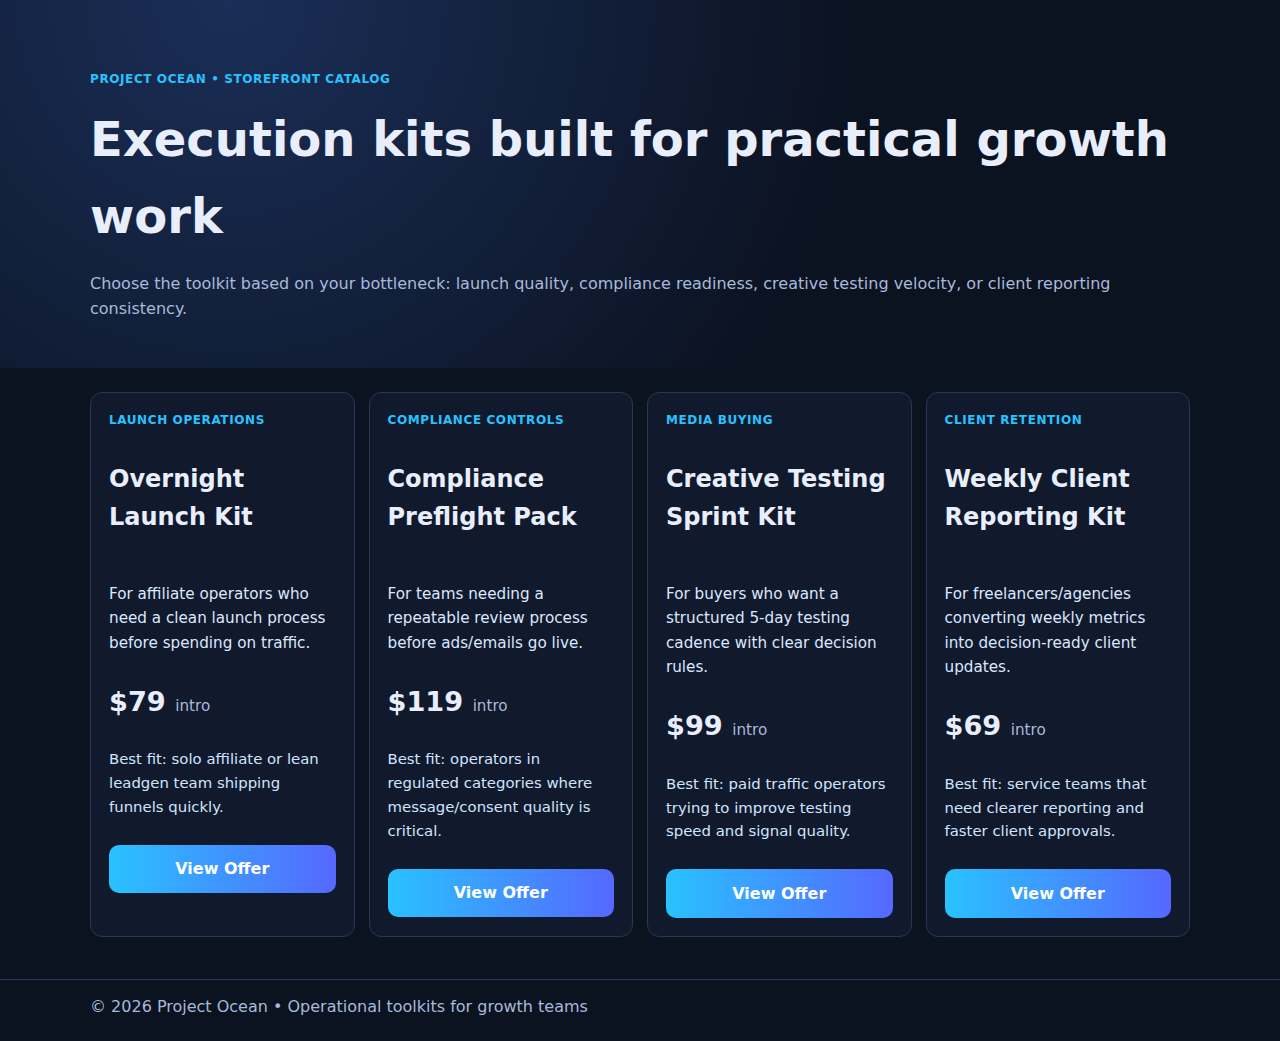
<file: storefront/index.html>
<!doctype html>
<html lang="en">
<head>
  <meta charset="UTF-8" />
  <meta name="viewport" content="width=device-width, initial-scale=1.0" />
  <title>Project Ocean Storefront</title>
  <meta name="description" content="Project Ocean catalog: practical execution toolkits for affiliate operators, media buyers, and agency teams." />
  <style>
    body{margin:0;font-family:Inter,system-ui,-apple-system,Segoe UI,Roboto,Arial,sans-serif;background:#0b1220;color:#e9eefc;line-height:1.6}
    .container{width:min(1100px,92%);margin:0 auto}.hero{padding:58px 0 30px;background:radial-gradient(circle at 18% 0%,#1a2e57,#0b1220 58%)}
    h1{font-size:clamp(2rem,5vw,3rem);margin:.2rem 0 .5rem}.muted{color:#a9b9da}.grid{display:grid;grid-template-columns:repeat(auto-fit,minmax(230px,1fr));gap:14px;padding:24px 0 42px}
    .card{background:#111a2c;border:1px solid #263757;border-radius:12px;padding:18px;display:flex;flex-direction:column;gap:10px}.tag{font-size:.75rem;letter-spacing:.05em;color:#29c2ff;text-transform:uppercase;font-weight:700}
    .price{font-size:1.7rem;font-weight:800}.cta{display:inline-block;background:linear-gradient(90deg,#29c2ff,#5568ff);padding:.72rem 1rem;border-radius:10px;color:#fff;text-decoration:none;font-weight:700;text-align:center}
    .fit{color:#cfe4ff;font-size:.93rem}.position{font-size:.95rem;color:#dbe7ff}.footer{border-top:1px solid #25385b;padding:14px 0 22px;color:#a9b9da}
  </style>
</head>
<body>
  <header class="hero"><div class="container"><p class="tag">Project Ocean • Storefront Catalog</p>
    <h1>Execution kits built for practical growth work</h1>
    <p class="muted">Choose the toolkit based on your bottleneck: launch quality, compliance readiness, creative testing velocity, or client reporting consistency.</p></div></header>
  <main class="container"><section class="grid">
    <article class="card"><div class="tag">Launch Operations</div><h2>Overnight Launch Kit</h2><p class="position">For affiliate operators who need a clean launch process before spending on traffic.</p><div class="price">$79 <span class="muted" style="font-size:.95rem;font-weight:500">intro</span></div><p class="fit">Best fit: solo affiliate or lean leadgen team shipping funnels quickly.</p><a class="cta" href="./overnight-launch-kit/index.html">View Offer</a></article>
    <article class="card"><div class="tag">Compliance Controls</div><h2>Compliance Preflight Pack</h2><p class="position">For teams needing a repeatable review process before ads/emails go live.</p><div class="price">$119 <span class="muted" style="font-size:.95rem;font-weight:500">intro</span></div><p class="fit">Best fit: operators in regulated categories where message/consent quality is critical.</p><a class="cta" href="./compliance-preflight-pack/index.html">View Offer</a></article>
    <article class="card"><div class="tag">Media Buying</div><h2>Creative Testing Sprint Kit</h2><p class="position">For buyers who want a structured 5-day testing cadence with clear decision rules.</p><div class="price">$99 <span class="muted" style="font-size:.95rem;font-weight:500">intro</span></div><p class="fit">Best fit: paid traffic operators trying to improve testing speed and signal quality.</p><a class="cta" href="./creative-testing-sprint-kit/index.html">View Offer</a></article>
    <article class="card"><div class="tag">Client Retention</div><h2>Weekly Client Reporting Kit</h2><p class="position">For freelancers/agencies converting weekly metrics into decision-ready client updates.</p><div class="price">$69 <span class="muted" style="font-size:.95rem;font-weight:500">intro</span></div><p class="fit">Best fit: service teams that need clearer reporting and faster client approvals.</p><a class="cta" href="./weekly-client-reporting-kit/index.html">View Offer</a></article>
  </section></main>
  <footer class="footer"><div class="container">© 2026 Project Ocean • Operational toolkits for growth teams</div></footer>
</body>
</html>
</file>
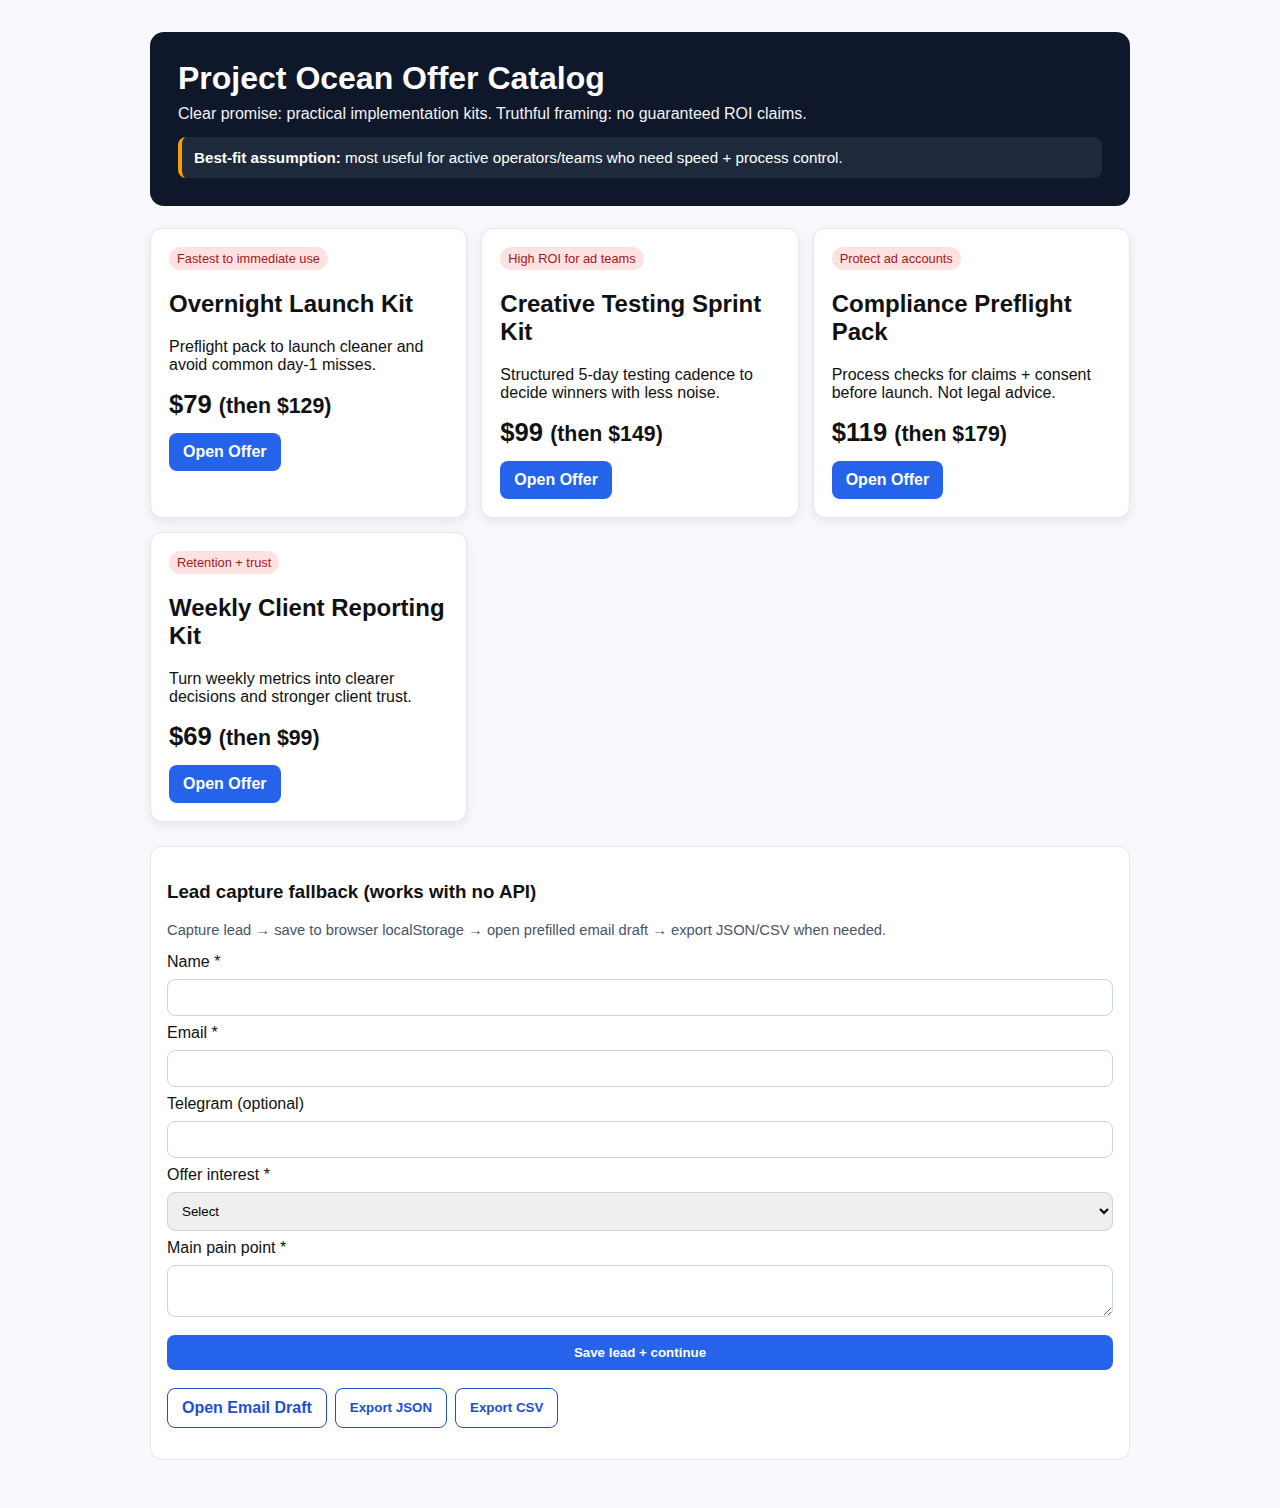
<file: docs/offers/index.html>
<!doctype html>
<html lang="en">
<head>
  <meta charset="UTF-8" />
  <meta name="viewport" content="width=device-width, initial-scale=1.0" />
  <title>Project Ocean Offers Catalog</title>
  <meta name="description" content="Choose and buy a Project Ocean execution kit. Includes no-API lead fallback capture." />
  <style>
    body { font-family: -apple-system, BlinkMacSystemFont, 'Segoe UI', sans-serif; margin: 0; color: #111; background: #f7f9fc; }
    .wrap { max-width: 980px; margin: 0 auto; padding: 32px 20px 48px; }
    .hero { background: #0f172a; color: #fff; border-radius: 14px; padding: 28px; margin-bottom: 22px; }
    .hero h1 { margin: 0 0 8px; font-size: 2rem; }
    .hero p { margin: 0; opacity: 0.95; }
    .alert { margin-top: 14px; padding: 12px; background: #1e293b; border-left: 4px solid #f59e0b; border-radius: 8px; font-size: 0.95rem; }
    .grid { display: grid; grid-template-columns: repeat(auto-fit,minmax(250px,1fr)); gap: 14px; }
    .card { background: #fff; border-radius: 12px; padding: 18px; box-shadow: 0 4px 12px rgba(2,6,23,.08); border: 1px solid #e5e7eb; }
    .price { font-size: 1.6rem; font-weight: 700; margin: 8px 0 4px; }
    .tag { display: inline-block; font-size: .8rem; padding: 4px 8px; background: #fee2e2; color: #991b1b; border-radius: 999px; }
    .btn { display: inline-block; margin-top: 10px; text-decoration: none; background: #2563eb; color: #fff; padding: 10px 14px; border-radius: 8px; font-weight: 600; border:0; cursor:pointer; }
    .btn:hover { background: #1d4ed8; }
    .ghost { background:#fff; color:#1d4ed8; border:1px solid #1d4ed8; }
    .fallback { margin-top: 24px; background: #fff; padding: 16px; border-radius: 12px; border: 1px solid #e5e7eb; }
    .lead-form{display:grid;gap:8px}.lead-form input,.lead-form select,.lead-form textarea{padding:10px;border:1px solid #cbd5e1;border-radius:8px}
    .lead-actions{display:flex;flex-wrap:wrap;gap:8px;margin-top:8px}.micro{color:#475569;font-size:.92rem}
  </style>
</head>
<body>
  <main class="wrap">
    <section class="hero">
      <h1>Project Ocean Offer Catalog</h1>
      <p>Clear promise: practical implementation kits. Truthful framing: no guaranteed ROI claims.</p>
      <div class="alert"><strong>Best-fit assumption:</strong> most useful for active operators/teams who need speed + process control.</div>
    </section>

    <section class="grid">
      <article class="card">
        <span class="tag">Fastest to immediate use</span>
        <h2>Overnight Launch Kit</h2>
        <p>Preflight pack to launch cleaner and avoid common day-1 misses.</p>
        <div class="price">$79 <small>(then $129)</small></div>
        <a class="btn" href="/storefront/overnight-launch-kit/" target="_blank" rel="noopener">Open Offer</a>
      </article>

      <article class="card">
        <span class="tag">High ROI for ad teams</span>
        <h2>Creative Testing Sprint Kit</h2>
        <p>Structured 5-day testing cadence to decide winners with less noise.</p>
        <div class="price">$99 <small>(then $149)</small></div>
        <a class="btn" href="/storefront/creative-testing-sprint-kit/" target="_blank" rel="noopener">Open Offer</a>
      </article>

      <article class="card">
        <span class="tag">Protect ad accounts</span>
        <h2>Compliance Preflight Pack</h2>
        <p>Process checks for claims + consent before launch. Not legal advice.</p>
        <div class="price">$119 <small>(then $179)</small></div>
        <a class="btn" href="/storefront/compliance-preflight-pack/" target="_blank" rel="noopener">Open Offer</a>
      </article>

      <article class="card">
        <span class="tag">Retention + trust</span>
        <h2>Weekly Client Reporting Kit</h2>
        <p>Turn weekly metrics into clearer decisions and stronger client trust.</p>
        <div class="price">$69 <small>(then $99)</small></div>
        <a class="btn" href="/storefront/weekly-client-reporting-kit/" target="_blank" rel="noopener">Open Offer</a>
      </article>
    </section>

    <section class="fallback">
      <h3>Lead capture fallback (works with no API)</h3>
      <p class="micro">Capture lead → save to browser localStorage → open prefilled email draft → export JSON/CSV when needed.</p>
      <form id="leadCaptureForm" class="lead-form" novalidate>
        <label>Name *</label><input name="name" required />
        <label>Email *</label><input name="email" type="email" required />
        <label>Telegram (optional)</label><input name="telegram" />
        <label>Offer interest *</label>
        <select name="offerInterest" required><option value="">Select</option><option>Overnight Launch Kit</option><option>Creative Testing Sprint Kit</option><option>Compliance Preflight Pack</option><option>Weekly Client Reporting Kit</option></select>
        <label>Main pain point *</label><textarea name="painPoint" required></textarea>
        <button class="btn" type="submit">Save lead + continue</button>
      </form>
      <div class="lead-actions">
        <a id="mailtoBtn" class="btn ghost" href="mailto:project.oceanx@gmail.com">Open Email Draft</a>
        <button id="exportJsonBtn" class="btn ghost" type="button">Export JSON</button>
        <button id="exportCsvBtn" class="btn ghost" type="button">Export CSV</button>
      </div>
      <p id="ctaMessage" class="micro"></p>
      <p id="leadSuccess" class="micro" hidden><strong>Success:</strong> lead saved. Next step is sending/opening the email draft now.</p>
    </section>
  </main>
  <script src="/storefront/catalog-leads.js"></script>
</body>
</html>
</file>
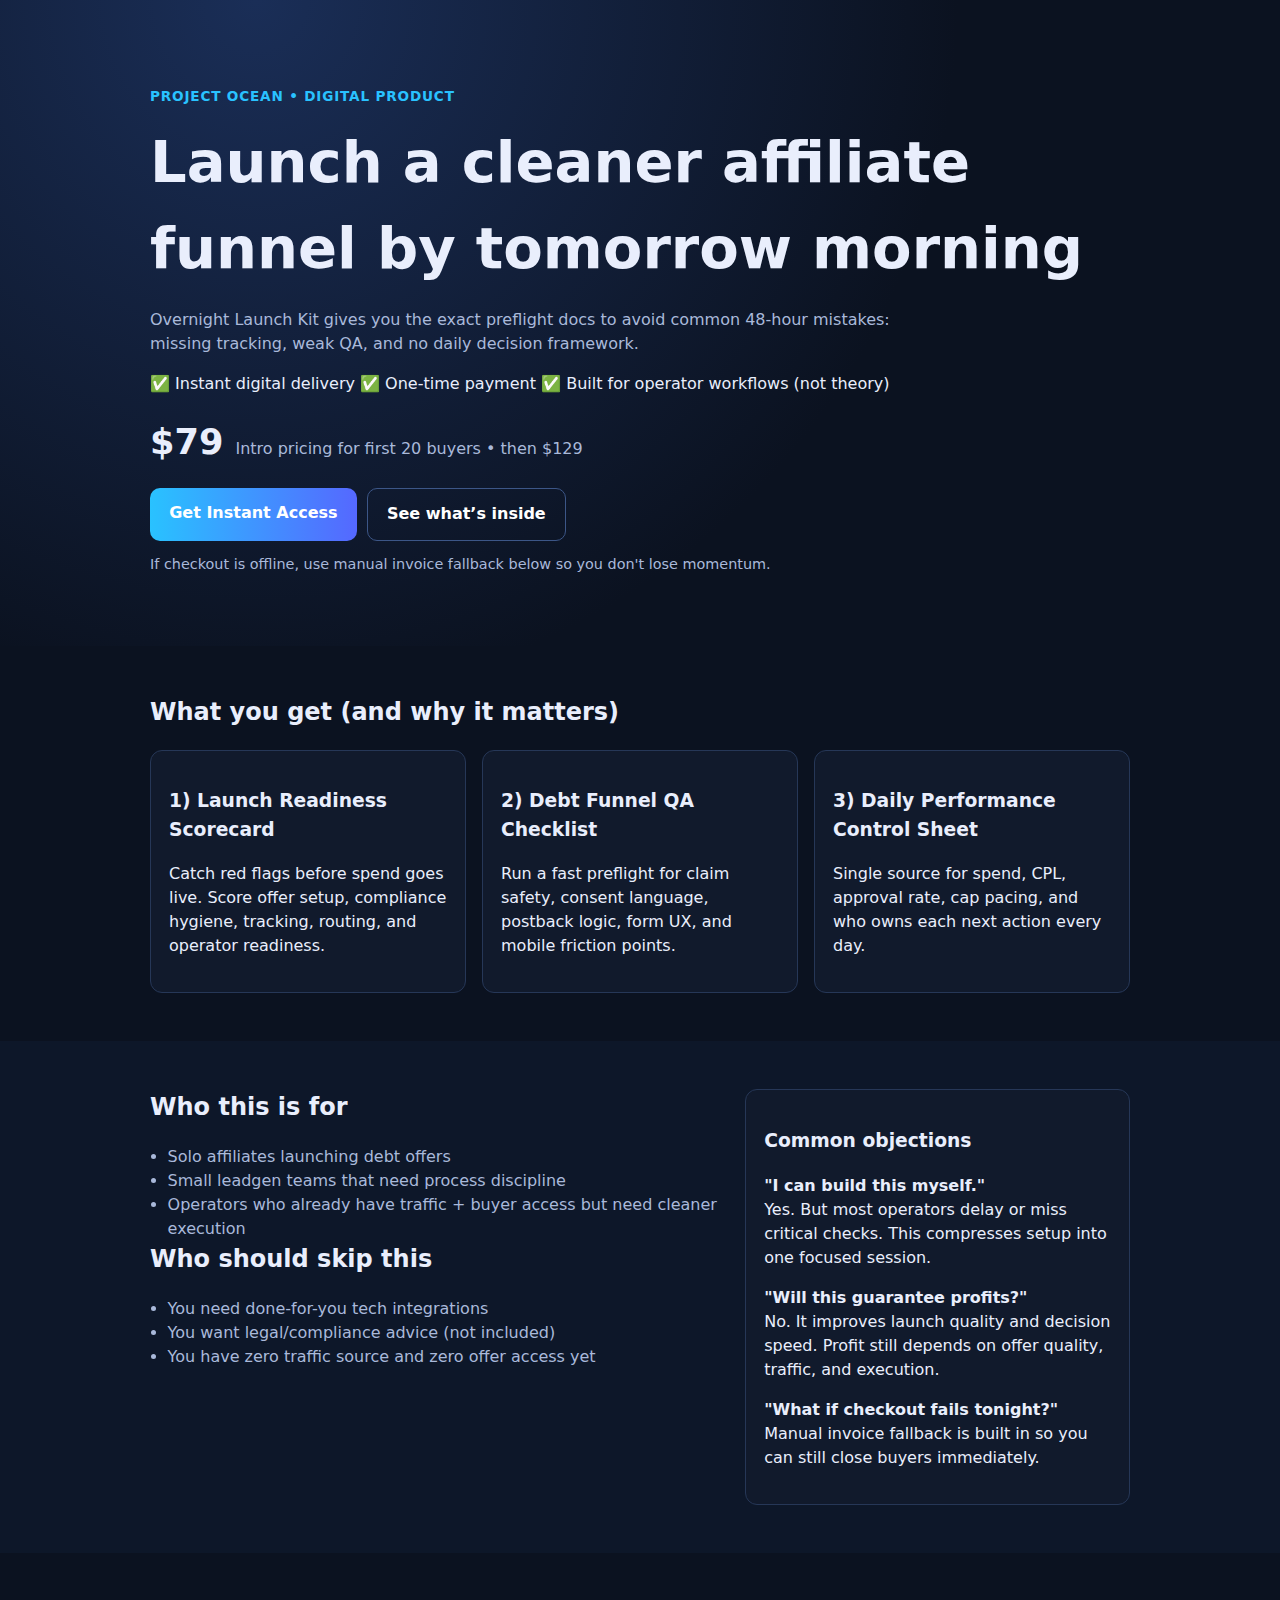
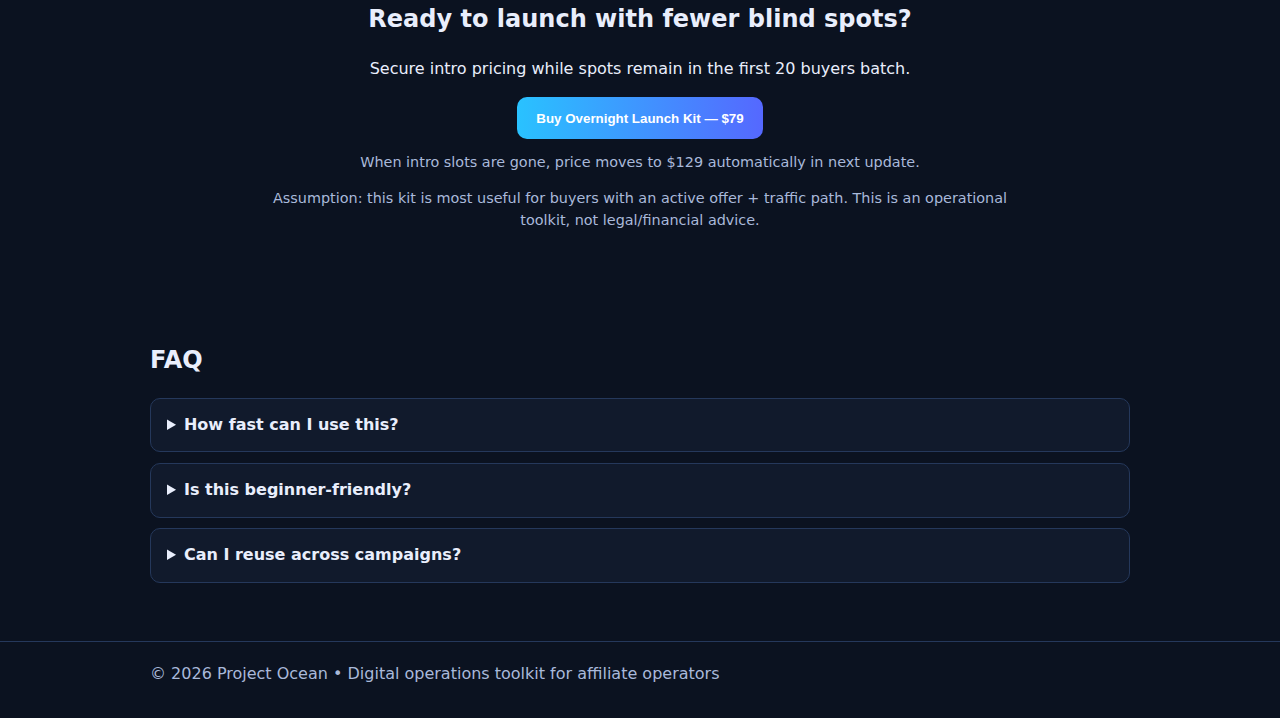
<file: docs/overnight-launch-kit/index.html>
<!doctype html>
<html lang="en">
<head>
  <meta charset="UTF-8" />
  <meta name="viewport" content="width=device-width, initial-scale=1.0" />
  <title>Overnight Launch Kit | Project Ocean</title>
  <meta name="description" content="Launch your debt leadgen micro-funnel with practical templates, QA checklists, and day-1 decision controls." />
  <link rel="stylesheet" href="styles.css" />
</head>
<body>
  <header class="hero">
    <div class="container">
      <p class="eyebrow">PROJECT OCEAN • DIGITAL PRODUCT</p>
      <h1>Launch a cleaner affiliate funnel by tomorrow morning</h1>
      <p class="sub">Overnight Launch Kit gives you the exact preflight docs to avoid common 48-hour mistakes: missing tracking, weak QA, and no daily decision framework.</p>

      <div class="trust-strip">
        <span>✅ Instant digital delivery</span>
        <span>✅ One-time payment</span>
        <span>✅ Built for operator workflows (not theory)</span>
      </div>

      <div class="price-box">
        <span class="price">$79</span>
        <span class="price-note">Intro pricing for first 20 buyers • then $129</span>
      </div>

      <div class="cta-row">
        <a class="cta" id="buyNow" href="#cta">Get Instant Access</a>
        <a class="cta ghost" href="#inside">See what’s inside</a>
      </div>
      <p class="micro">If checkout is offline, use manual invoice fallback below so you don't lose momentum.</p>
    </div>
  </header>

  <main>
    <section class="section container" id="inside">
      <h2>What you get (and why it matters)</h2>
      <div class="grid">
        <article class="card">
          <h3>1) Launch Readiness Scorecard</h3>
          <p>Catch red flags before spend goes live. Score offer setup, compliance hygiene, tracking, routing, and operator readiness.</p>
        </article>
        <article class="card">
          <h3>2) Debt Funnel QA Checklist</h3>
          <p>Run a fast preflight for claim safety, consent language, postback logic, form UX, and mobile friction points.</p>
        </article>
        <article class="card">
          <h3>3) Daily Performance Control Sheet</h3>
          <p>Single source for spend, CPL, approval rate, cap pacing, and who owns each next action every day.</p>
        </article>
      </div>
    </section>

    <section class="section alt">
      <div class="container two-col">
        <div>
          <h2>Who this is for</h2>
          <ul class="bullets">
            <li>Solo affiliates launching debt offers</li>
            <li>Small leadgen teams that need process discipline</li>
            <li>Operators who already have traffic + buyer access but need cleaner execution</li>
          </ul>

          <h2>Who should skip this</h2>
          <ul class="bullets">
            <li>You need done-for-you tech integrations</li>
            <li>You want legal/compliance advice (not included)</li>
            <li>You have zero traffic source and zero offer access yet</li>
          </ul>
        </div>

        <div class="panel">
          <h3>Common objections</h3>
          <p><strong>"I can build this myself."</strong><br />Yes. But most operators delay or miss critical checks. This compresses setup into one focused session.</p>
          <p><strong>"Will this guarantee profits?"</strong><br />No. It improves launch quality and decision speed. Profit still depends on offer quality, traffic, and execution.</p>
          <p><strong>"What if checkout fails tonight?"</strong><br />Manual invoice fallback is built in so you can still close buyers immediately.</p>
        </div>
      </div>
    </section>

    <section class="section container cta-block" id="cta">
      <h2>Ready to launch with fewer blind spots?</h2>
      <p>Secure intro pricing while spots remain in the first 20 buyers batch.</p>
      <button class="cta" id="primaryCta" type="button">Buy Overnight Launch Kit — $79</button>
      <p class="micro urgency">When intro slots are gone, price moves to $129 automatically in next update.</p>

      <div id="manualFallback" class="fallback" hidden>
        <p><strong>Checkout not connected yet.</strong> Send your buying email and we’ll issue manual invoice + file delivery.</p>
        <label for="buyerEmail">Email</label>
        <input id="buyerEmail" type="email" placeholder="you@company.com" autocomplete="email" />
        <button id="invoiceBtn" class="cta ghost" type="button">Request manual invoice</button>
      </div>

      <p id="ctaMessage" class="micro"></p>
      <p class="micro legal">Assumption: this kit is most useful for buyers with an active offer + traffic path. This is an operational toolkit, not legal/financial advice.</p>
    </section>

    <section class="section container" id="faq">
      <h2>FAQ</h2>
      <details>
        <summary>How fast can I use this?</summary>
        <p>Most buyers can complete first pass in 30–60 minutes and apply same day.</p>
      </details>
      <details>
        <summary>Is this beginner-friendly?</summary>
        <p>Best for operators with basic funnel and traffic familiarity. It provides execution structure, not full beginner training.</p>
      </details>
      <details>
        <summary>Can I reuse across campaigns?</summary>
        <p>Yes for your own internal campaigns. Resale/redistribution is not allowed.</p>
      </details>
    </section>
  </main>

  <footer class="footer">
    <div class="container">© 2026 Project Ocean • Digital operations toolkit for affiliate operators</div>
  </footer>

  <script src="script.js"></script>
</body>
</html>
</file>
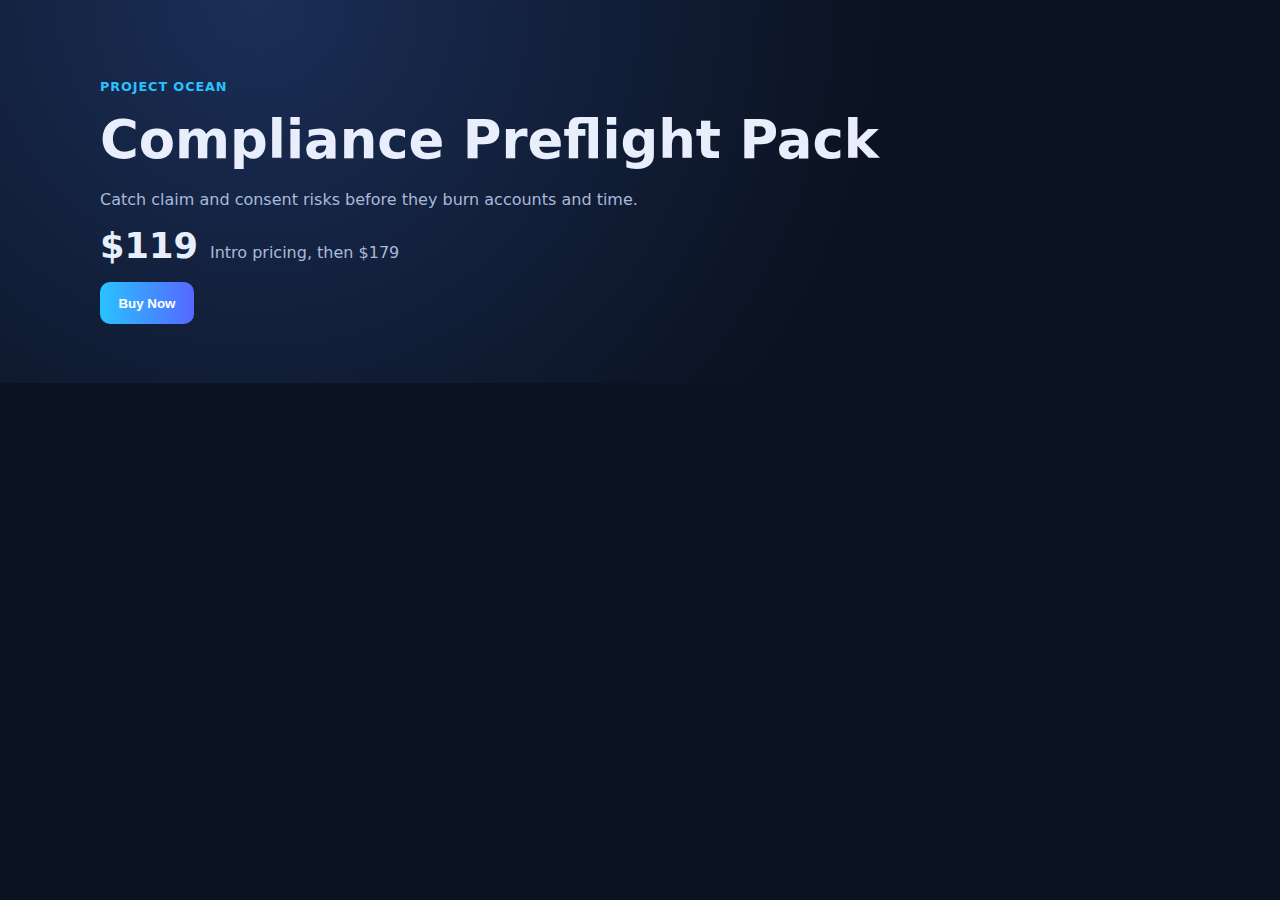
<file: storefront/compliance-preflight-pack/index.html>
<!doctype html>
<html lang="en">
<head>
  <meta charset="UTF-8" />
  <meta name="viewport" content="width=device-width, initial-scale=1.0" />
  <title>Compliance Preflight Pack | Project Ocean</title>
  <meta name="description" content="A practical compliance preflight system for regulated funnels." />
  <link rel="stylesheet" href="styles.css" />
</head>
<body>
  <header class="hero"><div class="container">
    <p class="eyebrow">PROJECT OCEAN</p>
    <h1>Compliance Preflight Pack</h1>
    <p class="sub">Catch claim and consent risks before they burn accounts and time.</p>
    <div class="price-box"><span class="price">$119</span><span class="price-note">Intro pricing, then $179</span></div>
    <button class="cta" id="primaryCta" type="button">Buy Now</button>
    <p id="ctaMessage" class="micro"></p>
    <div id="manualFallback" class="fallback" hidden>
      <p><strong>Checkout not connected yet.</strong> Use manual invoice fallback.</p>
      <label for="buyerEmail">Email</label>
      <input id="buyerEmail" type="email" placeholder="you@company.com" autocomplete="email" />
      <button id="invoiceBtn" class="cta ghost" type="button">Request invoice</button>
    </div>
  </div></header>
</body>
<script src="script.js"></script>
</html>
</file>
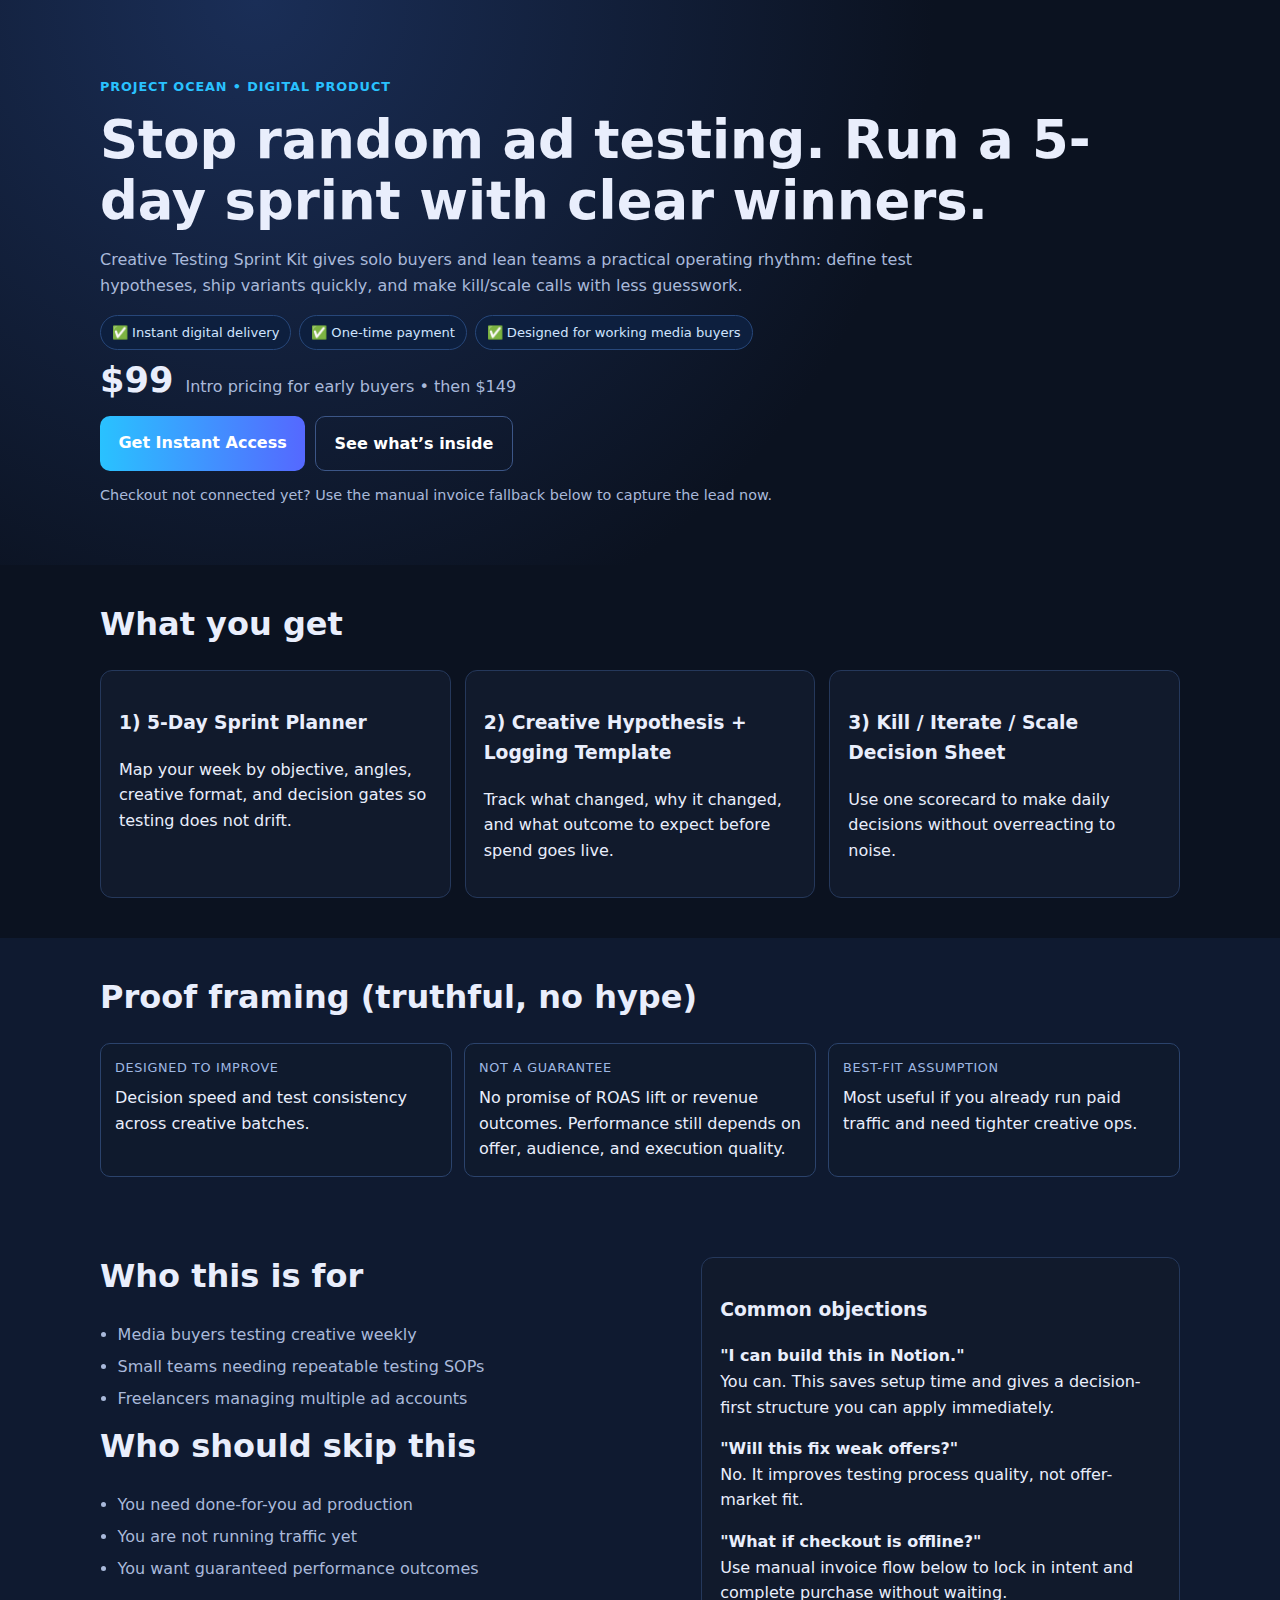
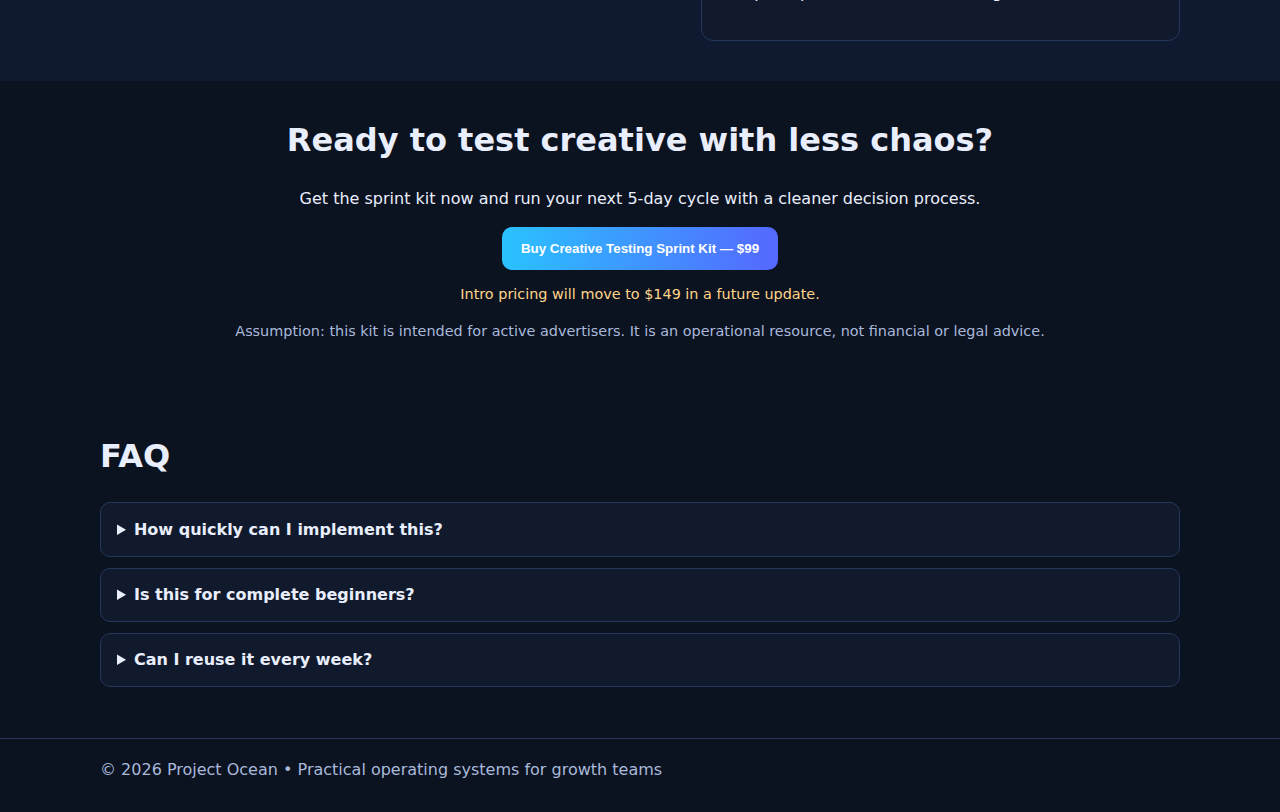
<file: storefront/creative-testing-sprint-kit/index.html>
<!doctype html>
<html lang="en">
<head>
  <meta charset="UTF-8" />
  <meta name="viewport" content="width=device-width, initial-scale=1.0" />
  <title>Creative Testing Sprint Kit | Project Ocean</title>
  <meta name="description" content="Run structured 5-day creative testing sprints with clear hypotheses, scoring, and next-step decisions." />
  <link rel="stylesheet" href="styles.css" />
</head>
<body>
  <header class="hero">
    <div class="container">
      <p class="eyebrow">PROJECT OCEAN • DIGITAL PRODUCT</p>
      <h1>Stop random ad testing. Run a 5-day sprint with clear winners.</h1>
      <p class="sub">Creative Testing Sprint Kit gives solo buyers and lean teams a practical operating rhythm: define test hypotheses, ship variants quickly, and make kill/scale calls with less guesswork.</p>

      <div class="trust-strip">
        <span>✅ Instant digital delivery</span>
        <span>✅ One-time payment</span>
        <span>✅ Designed for working media buyers</span>
      </div>

      <div class="price-box">
        <span class="price">$99</span>
        <span class="price-note">Intro pricing for early buyers • then $149</span>
      </div>

      <div class="cta-row">
        <a class="cta" href="#cta">Get Instant Access</a>
        <a class="cta ghost" href="#inside">See what’s inside</a>
      </div>
      <p class="micro">Checkout not connected yet? Use the manual invoice fallback below to capture the lead now.</p>
    </div>
  </header>

  <main>
    <section class="section container" id="inside">
      <h2>What you get</h2>
      <div class="grid">
        <article class="card">
          <h3>1) 5-Day Sprint Planner</h3>
          <p>Map your week by objective, angles, creative format, and decision gates so testing does not drift.</p>
        </article>
        <article class="card">
          <h3>2) Creative Hypothesis + Logging Template</h3>
          <p>Track what changed, why it changed, and what outcome to expect before spend goes live.</p>
        </article>
        <article class="card">
          <h3>3) Kill / Iterate / Scale Decision Sheet</h3>
          <p>Use one scorecard to make daily decisions without overreacting to noise.</p>
        </article>
      </div>
    </section>

    <section class="section alt">
      <div class="container">
        <h2>Proof framing (truthful, no hype)</h2>
        <div class="proof-grid">
          <div class="proof-item">
            <div class="proof-label">Designed to improve</div>
            <p>Decision speed and test consistency across creative batches.</p>
          </div>
          <div class="proof-item">
            <div class="proof-label">Not a guarantee</div>
            <p>No promise of ROAS lift or revenue outcomes. Performance still depends on offer, audience, and execution quality.</p>
          </div>
          <div class="proof-item">
            <div class="proof-label">Best-fit assumption</div>
            <p>Most useful if you already run paid traffic and need tighter creative ops.</p>
          </div>
        </div>
      </div>
    </section>

    <section class="section alt">
      <div class="container two-col">
        <div>
          <h2>Who this is for</h2>
          <ul class="bullets">
            <li>Media buyers testing creative weekly</li>
            <li>Small teams needing repeatable testing SOPs</li>
            <li>Freelancers managing multiple ad accounts</li>
          </ul>

          <h2>Who should skip this</h2>
          <ul class="bullets">
            <li>You need done-for-you ad production</li>
            <li>You are not running traffic yet</li>
            <li>You want guaranteed performance outcomes</li>
          </ul>
        </div>

        <div class="panel">
          <h3>Common objections</h3>
          <p><strong>"I can build this in Notion."</strong><br />You can. This saves setup time and gives a decision-first structure you can apply immediately.</p>
          <p><strong>"Will this fix weak offers?"</strong><br />No. It improves testing process quality, not offer-market fit.</p>
          <p><strong>"What if checkout is offline?"</strong><br />Use manual invoice flow below to lock in intent and complete purchase without waiting.</p>
        </div>
      </div>
    </section>

    <section class="section container cta-block" id="cta">
      <h2>Ready to test creative with less chaos?</h2>
      <p>Get the sprint kit now and run your next 5-day cycle with a cleaner decision process.</p>
      <button class="cta" id="primaryCta" type="button">Buy Creative Testing Sprint Kit — $99</button>
      <p class="micro urgency">Intro pricing will move to $149 in a future update.</p>

      <div id="manualFallback" class="fallback" hidden>
        <p><strong>Checkout not connected yet.</strong> Send your best buying email below, or email <strong>BUY + your email</strong> to <strong>project.oceanx@gmail.com</strong> for manual invoice + delivery.</p>
        <label for="buyerEmail">Email</label>
        <input id="buyerEmail" type="email" placeholder="you@company.com" autocomplete="email" />
        <button id="invoiceBtn" class="cta ghost" type="button">Request manual invoice</button>
      </div>

      <p id="ctaMessage" class="micro"></p>
      <p class="micro legal">Assumption: this kit is intended for active advertisers. It is an operational resource, not financial or legal advice.</p>
    </section>

    <section class="section container" id="faq">
      <h2>FAQ</h2>
      <details>
        <summary>How quickly can I implement this?</summary>
        <p>Most buyers can set up the first sprint in under 60 minutes.</p>
      </details>
      <details>
        <summary>Is this for complete beginners?</summary>
        <p>It is best for operators already running some paid traffic.</p>
      </details>
      <details>
        <summary>Can I reuse it every week?</summary>
        <p>Yes, for your own internal workflows across accounts and campaigns.</p>
      </details>
    </section>
  </main>

  <footer class="footer">
    <div class="container">© 2026 Project Ocean • Practical operating systems for growth teams</div>
  </footer>

  <script src="script.js"></script>
</body>
</html>
</file>
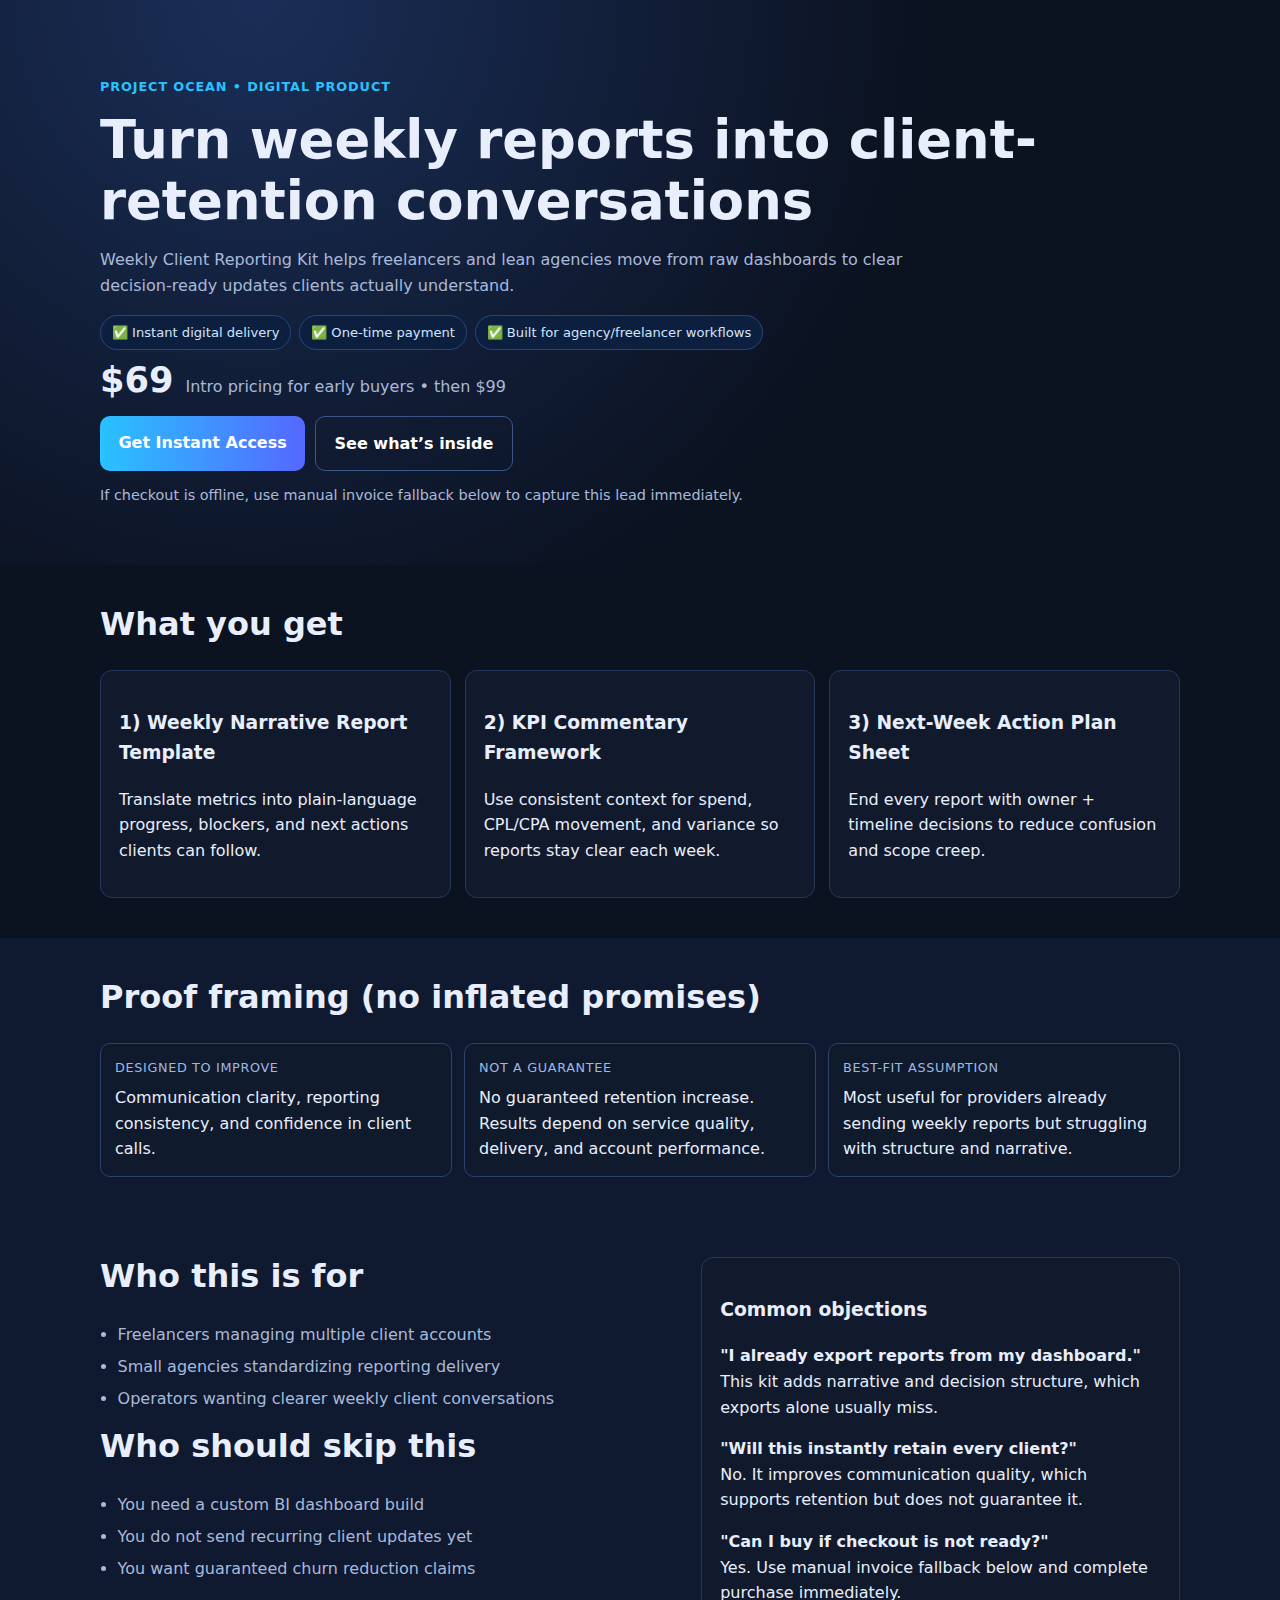
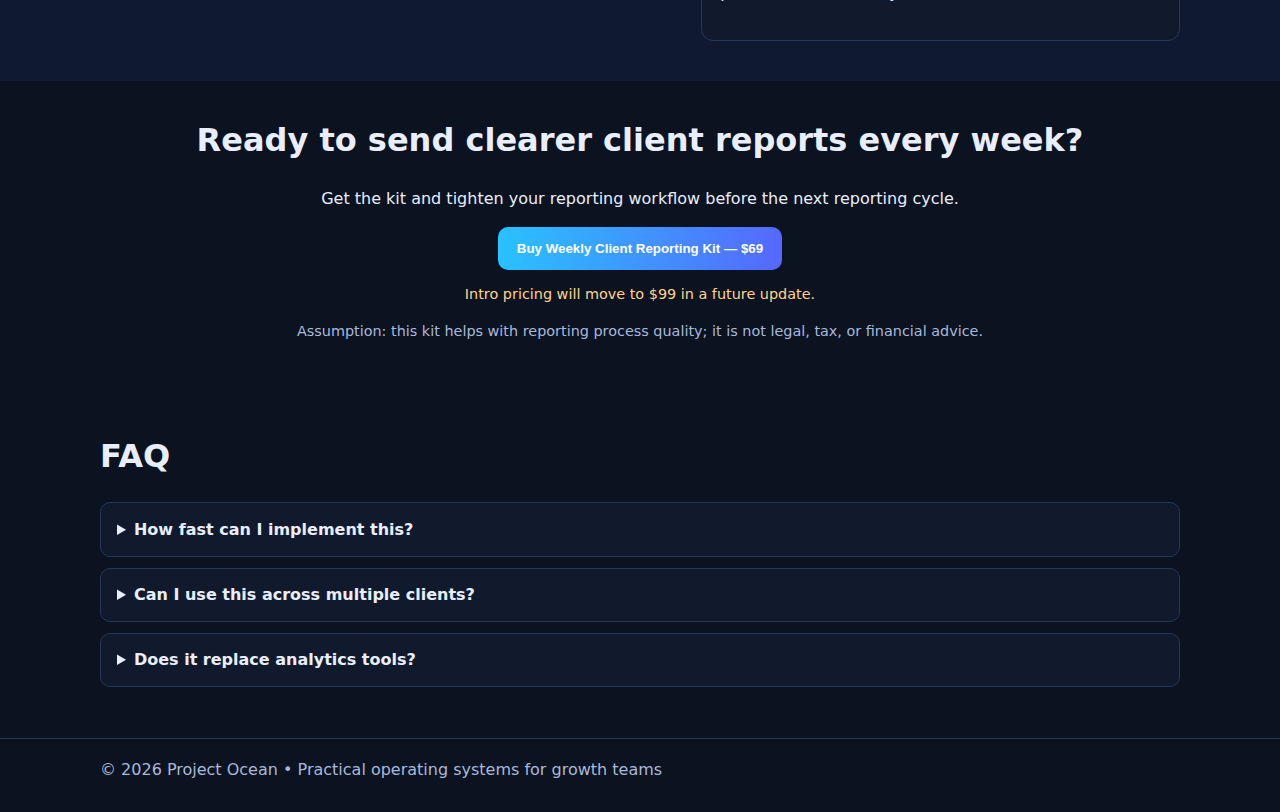
<file: storefront/weekly-client-reporting-kit/index.html>
<!doctype html>
<html lang="en">
<head>
  <meta charset="UTF-8" />
  <meta name="viewport" content="width=device-width, initial-scale=1.0" />
  <title>Weekly Client Reporting Kit | Project Ocean</title>
  <meta name="description" content="Send decision-ready client reports weekly with a practical framework for clarity, trust, and retention." />
  <link rel="stylesheet" href="styles.css" />
</head>
<body>
  <header class="hero">
    <div class="container">
      <p class="eyebrow">PROJECT OCEAN • DIGITAL PRODUCT</p>
      <h1>Turn weekly reports into client-retention conversations</h1>
      <p class="sub">Weekly Client Reporting Kit helps freelancers and lean agencies move from raw dashboards to clear decision-ready updates clients actually understand.</p>

      <div class="trust-strip">
        <span>✅ Instant digital delivery</span>
        <span>✅ One-time payment</span>
        <span>✅ Built for agency/freelancer workflows</span>
      </div>

      <div class="price-box">
        <span class="price">$69</span>
        <span class="price-note">Intro pricing for early buyers • then $99</span>
      </div>

      <div class="cta-row">
        <a class="cta" href="#cta">Get Instant Access</a>
        <a class="cta ghost" href="#inside">See what’s inside</a>
      </div>
      <p class="micro">If checkout is offline, use manual invoice fallback below to capture this lead immediately.</p>
    </div>
  </header>

  <main>
    <section class="section container" id="inside">
      <h2>What you get</h2>
      <div class="grid">
        <article class="card">
          <h3>1) Weekly Narrative Report Template</h3>
          <p>Translate metrics into plain-language progress, blockers, and next actions clients can follow.</p>
        </article>
        <article class="card">
          <h3>2) KPI Commentary Framework</h3>
          <p>Use consistent context for spend, CPL/CPA movement, and variance so reports stay clear each week.</p>
        </article>
        <article class="card">
          <h3>3) Next-Week Action Plan Sheet</h3>
          <p>End every report with owner + timeline decisions to reduce confusion and scope creep.</p>
        </article>
      </div>
    </section>

    <section class="section alt">
      <div class="container">
        <h2>Proof framing (no inflated promises)</h2>
        <div class="proof-grid">
          <div class="proof-item">
            <div class="proof-label">Designed to improve</div>
            <p>Communication clarity, reporting consistency, and confidence in client calls.</p>
          </div>
          <div class="proof-item">
            <div class="proof-label">Not a guarantee</div>
            <p>No guaranteed retention increase. Results depend on service quality, delivery, and account performance.</p>
          </div>
          <div class="proof-item">
            <div class="proof-label">Best-fit assumption</div>
            <p>Most useful for providers already sending weekly reports but struggling with structure and narrative.</p>
          </div>
        </div>
      </div>
    </section>

    <section class="section alt">
      <div class="container two-col">
        <div>
          <h2>Who this is for</h2>
          <ul class="bullets">
            <li>Freelancers managing multiple client accounts</li>
            <li>Small agencies standardizing reporting delivery</li>
            <li>Operators wanting clearer weekly client conversations</li>
          </ul>

          <h2>Who should skip this</h2>
          <ul class="bullets">
            <li>You need a custom BI dashboard build</li>
            <li>You do not send recurring client updates yet</li>
            <li>You want guaranteed churn reduction claims</li>
          </ul>
        </div>

        <div class="panel">
          <h3>Common objections</h3>
          <p><strong>"I already export reports from my dashboard."</strong><br />This kit adds narrative and decision structure, which exports alone usually miss.</p>
          <p><strong>"Will this instantly retain every client?"</strong><br />No. It improves communication quality, which supports retention but does not guarantee it.</p>
          <p><strong>"Can I buy if checkout is not ready?"</strong><br />Yes. Use manual invoice fallback below and complete purchase immediately.</p>
        </div>
      </div>
    </section>

    <section class="section container cta-block" id="cta">
      <h2>Ready to send clearer client reports every week?</h2>
      <p>Get the kit and tighten your reporting workflow before the next reporting cycle.</p>
      <button class="cta" id="primaryCta" type="button">Buy Weekly Client Reporting Kit — $69</button>
      <p class="micro urgency">Intro pricing will move to $99 in a future update.</p>

      <div id="manualFallback" class="fallback" hidden>
        <p><strong>Checkout not connected yet.</strong> Send your best buying email and we’ll issue manual invoice + delivery.</p>
        <label for="buyerEmail">Email</label>
        <input id="buyerEmail" type="email" placeholder="you@company.com" autocomplete="email" />
        <button id="invoiceBtn" class="cta ghost" type="button">Request manual invoice</button>
      </div>

      <p id="ctaMessage" class="micro"></p>
      <p class="micro legal">Assumption: this kit helps with reporting process quality; it is not legal, tax, or financial advice.</p>
    </section>

    <section class="section container" id="faq">
      <h2>FAQ</h2>
      <details>
        <summary>How fast can I implement this?</summary>
        <p>Most users can adapt the template for active clients in one working session.</p>
      </details>
      <details>
        <summary>Can I use this across multiple clients?</summary>
        <p>Yes, for your own delivery workflows across internal client accounts.</p>
      </details>
      <details>
        <summary>Does it replace analytics tools?</summary>
        <p>No. It complements your tools by improving communication and decisions around the data.</p>
      </details>
    </section>
  </main>

  <footer class="footer">
    <div class="container">© 2026 Project Ocean • Practical operating systems for growth teams</div>
  </footer>

  <script src="script.js"></script>
</body>
</html>
</file>
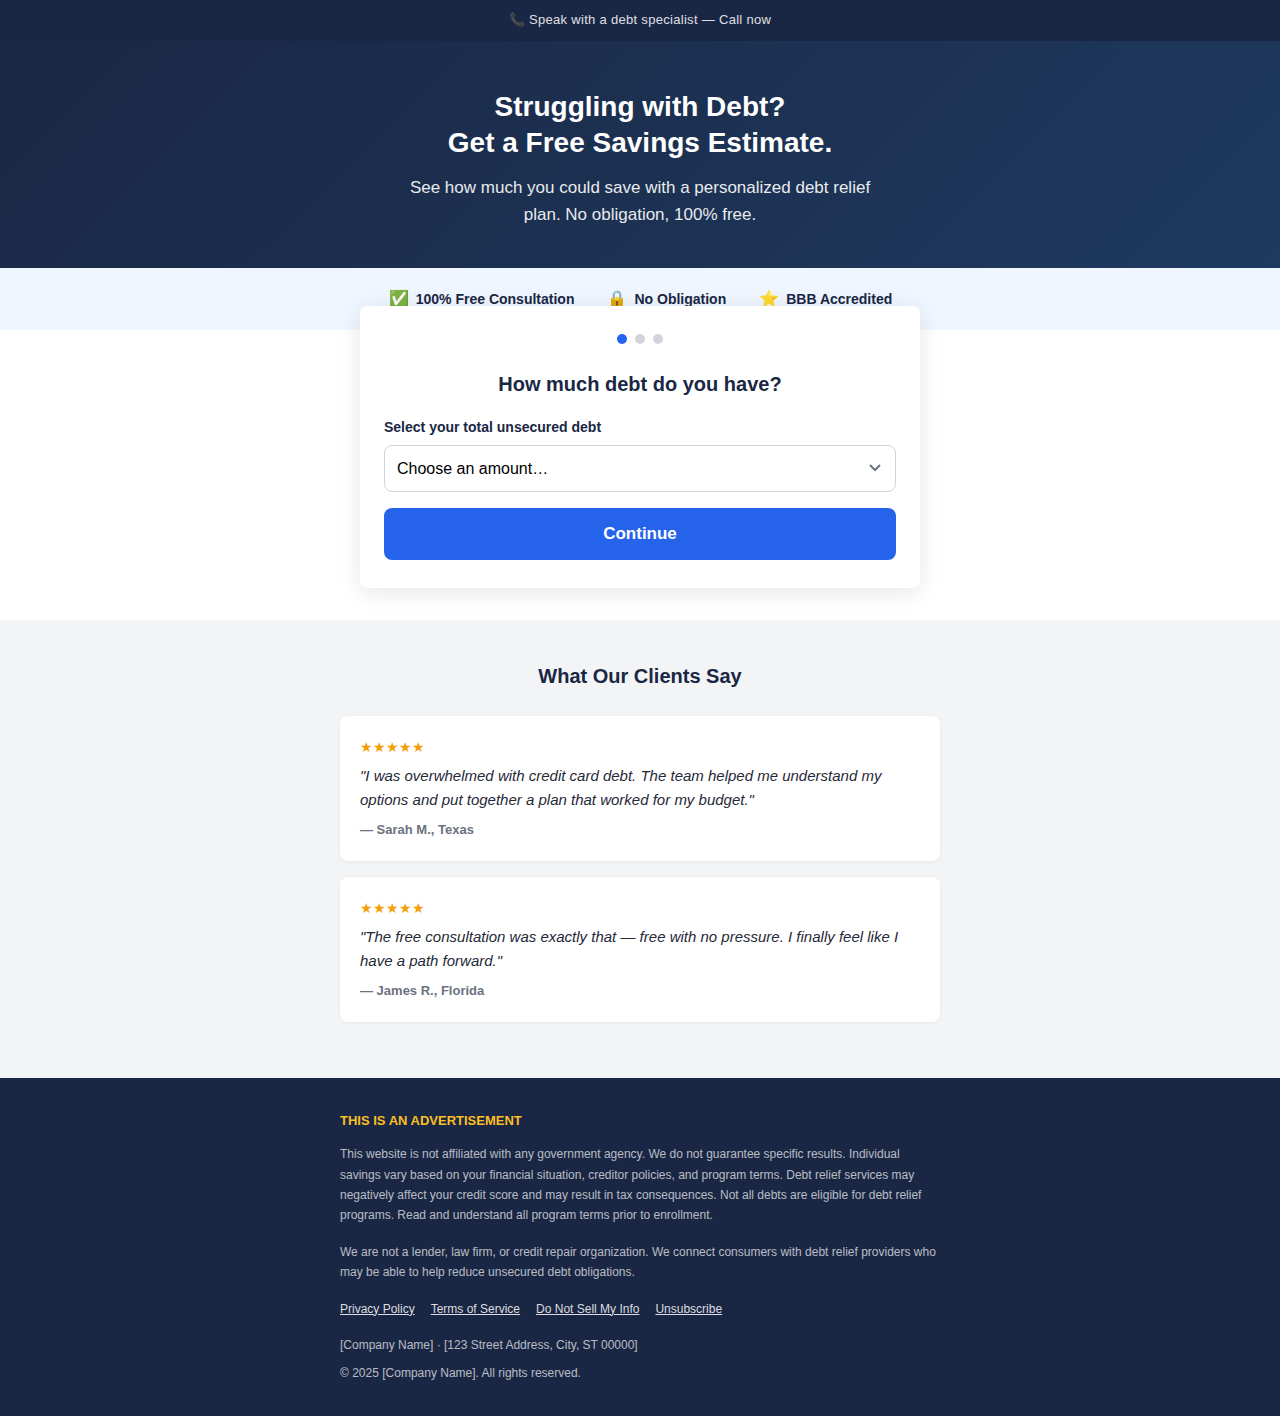
<file: templates/landing-page/index.html>
<!DOCTYPE html>
<html lang="en">
<head>
<meta charset="UTF-8">
<meta name="viewport" content="width=device-width, initial-scale=1.0">
<title>Free Debt Relief Savings Estimate</title>
<link rel="stylesheet" href="styles.css">
</head>
<body>

<div class="topbar"><span>&#128222; Speak with a debt specialist — Call now</span></div>

<section class="hero">
  <div class="container">
    <h1>Struggling with Debt?<br>Get a Free Savings Estimate.</h1>
    <p>See how much you could save with a personalized debt relief plan. No obligation, 100% free.</p>
  </div>
</section>

<div class="trust-bar">
  <div class="trust-item"><span class="trust-icon">&#9989;</span> 100% Free Consultation</div>
  <div class="trust-item"><span class="trust-icon">&#128274;</span> No Obligation</div>
  <div class="trust-item"><span class="trust-icon">&#11088;</span> BBB Accredited</div>
</div>

<div class="container">
<div class="form-card">
  <div class="step-indicators">
    <span class="step-dot active" id="dot1"></span>
    <span class="step-dot" id="dot2"></span>
    <span class="step-dot" id="dot3"></span>
  </div>

  <form id="leadForm" action="/api/leads" method="POST">

    <!-- STEP 1 -->
    <div class="form-step active" id="step1">
      <h2>How much debt do you have?</h2>
      <div class="field-group">
        <label for="debt_amount">Select your total unsecured debt</label>
        <select id="debt_amount" name="debt_amount" required>
          <option value="" disabled selected>Choose an amount…</option>
          <option value="5000-10000">$5,000 – $10,000</option>
          <option value="10000-15000">$10,000 – $15,000</option>
          <option value="15000-20000">$15,000 – $20,000</option>
          <option value="20000-30000">$20,000 – $30,000</option>
          <option value="30000-50000">$30,000 – $50,000</option>
          <option value="50000-75000">$50,000 – $75,000</option>
          <option value="75000-100000">$75,000 – $100,000</option>
          <option value="100000+">$100,000+</option>
        </select>
      </div>
      <button type="button" class="btn btn-primary" onclick="goStep(2)">Continue</button>
    </div>

    <!-- STEP 2 -->
    <div class="form-step" id="step2">
      <h2>Tell us a bit more</h2>
      <div class="field-group">
        <label for="state">State</label>
        <select id="state" name="state" required>
          <option value="" disabled selected>Select state…</option>
          <option>Alabama</option><option>Alaska</option><option>Arizona</option><option>Arkansas</option><option>California</option><option>Colorado</option><option>Connecticut</option><option>Delaware</option><option>District of Columbia</option><option>Florida</option><option>Georgia</option><option>Hawaii</option><option>Idaho</option><option>Illinois</option><option>Indiana</option><option>Iowa</option><option>Kansas</option><option>Kentucky</option><option>Louisiana</option><option>Maine</option><option>Maryland</option><option>Massachusetts</option><option>Michigan</option><option>Minnesota</option><option>Mississippi</option><option>Missouri</option><option>Montana</option><option>Nebraska</option><option>Nevada</option><option>New Hampshire</option><option>New Jersey</option><option>New Mexico</option><option>New York</option><option>North Carolina</option><option>North Dakota</option><option>Ohio</option><option>Oklahoma</option><option>Oregon</option><option>Pennsylvania</option><option>Rhode Island</option><option>South Carolina</option><option>South Dakota</option><option>Tennessee</option><option>Texas</option><option>Utah</option><option>Vermont</option><option>Virginia</option><option>Washington</option><option>West Virginia</option><option>Wisconsin</option><option>Wyoming</option>
        </select>
      </div>
      <div class="field-group">
        <label for="debt_type">Type of debt</label>
        <select id="debt_type" name="debt_type" required>
          <option value="" disabled selected>Select type…</option>
          <option>Credit Card</option>
          <option>Personal Loan</option>
          <option>Medical</option>
          <option>Other</option>
        </select>
      </div>
      <div class="btn-row">
        <button type="button" class="btn btn-secondary" onclick="goStep(1)">Back</button>
        <button type="button" class="btn btn-primary" onclick="goStep(3)">Continue</button>
      </div>
    </div>

    <!-- STEP 3 -->
    <div class="form-step" id="step3">
      <h2>Where should we send your estimate?</h2>
      <div class="row">
        <div class="field-group">
          <label for="first_name">First name</label>
          <input type="text" id="first_name" name="first_name" required placeholder="Jane">
        </div>
        <div class="field-group">
          <label for="last_name">Last name</label>
          <input type="text" id="last_name" name="last_name" required placeholder="Smith">
        </div>
      </div>
      <div class="field-group">
        <label for="phone">Phone</label>
        <input type="tel" id="phone" name="phone" required placeholder="(555) 123-4567">
      </div>
      <div class="field-group">
        <label for="email">Email</label>
        <input type="email" id="email" name="email" required placeholder="jane@example.com">
      </div>

      <p class="tcpa">By clicking "Get My Free Estimate," you consent to receive calls, text messages, and/or pre-recorded messages from us or our partners at the phone number you provided, including via automated technology. Consent is not a condition of purchase. Message & data rates may apply. You may opt out at any time by replying STOP. See our <a href="/privacy">Privacy Policy</a> and <a href="/terms">Terms of Service</a>.</p>

      <div class="btn-row">
        <button type="button" class="btn btn-secondary" onclick="goStep(2)">Back</button>
        <button type="submit" class="btn btn-primary">Get My Free Estimate</button>
      </div>
    </div>

  </form>
</div>
</div>

<!-- TESTIMONIALS -->
<section class="testimonials">
  <div class="container">
    <h3>What Our Clients Say</h3>
    <div class="testimonial">
      <div class="stars">&#9733;&#9733;&#9733;&#9733;&#9733;</div>
      <p>"I was overwhelmed with credit card debt. The team helped me understand my options and put together a plan that worked for my budget."</p>
      <div class="author">— Sarah M., Texas</div>
    </div>
    <div class="testimonial">
      <div class="stars">&#9733;&#9733;&#9733;&#9733;&#9733;</div>
      <p>"The free consultation was exactly that — free with no pressure. I finally feel like I have a path forward."</p>
      <div class="author">— James R., Florida</div>
    </div>
  </div>
</section>

<!-- FOOTER -->
<footer>
  <div class="container">
    <p class="ad-disclosure">THIS IS AN ADVERTISEMENT</p>

    <p class="disclaimer">This website is not affiliated with any government agency. We do not guarantee specific results. Individual savings vary based on your financial situation, creditor policies, and program terms. Debt relief services may negatively affect your credit score and may result in tax consequences. Not all debts are eligible for debt relief programs. Read and understand all program terms prior to enrollment.</p>

    <p class="disclaimer">We are not a lender, law firm, or credit repair organization. We connect consumers with debt relief providers who may be able to help reduce unsecured debt obligations.</p>

    <div class="footer-links">
      <a href="/privacy">Privacy Policy</a>
      <a href="/terms">Terms of Service</a>
      <a href="/do-not-sell">Do Not Sell My Info</a>
      <a href="/unsubscribe">Unsubscribe</a>
    </div>

    <p class="address">[Company Name] · [123 Street Address, City, ST 00000]</p>
    <p>&copy; 2025 [Company Name]. All rights reserved.</p>
  </div>
</footer>

<script>
function goStep(n){
  var cur=document.querySelector('.form-step.active');
  // validate current step fields before advancing
  if(n>parseInt(cur.id.replace('step',''))){
    var fields=cur.querySelectorAll('select[required],input[required]');
    for(var i=0;i<fields.length;i++){if(!fields[i].value){fields[i].focus();return;}}
  }
  document.querySelectorAll('.form-step').forEach(function(s){s.classList.remove('active')});
  document.getElementById('step'+n).classList.add('active');
  document.querySelectorAll('.step-dot').forEach(function(d,i){
    d.classList.remove('active','done');
    if(i<n-1)d.classList.add('done');
    if(i===n-1)d.classList.add('active');
  });
  window.scrollTo({top:document.querySelector('.form-card').offsetTop-20,behavior:'smooth'});
}

document.getElementById('leadForm').addEventListener('submit',function(e){
  e.preventDefault();
  var fd=new FormData(this);
  fetch('/api/leads',{method:'POST',body:fd})
    .then(function(){window.location.href='thankyou.html'})
    .catch(function(){window.location.href='thankyou.html'});
});
</script>

</body>
</html>
</file>
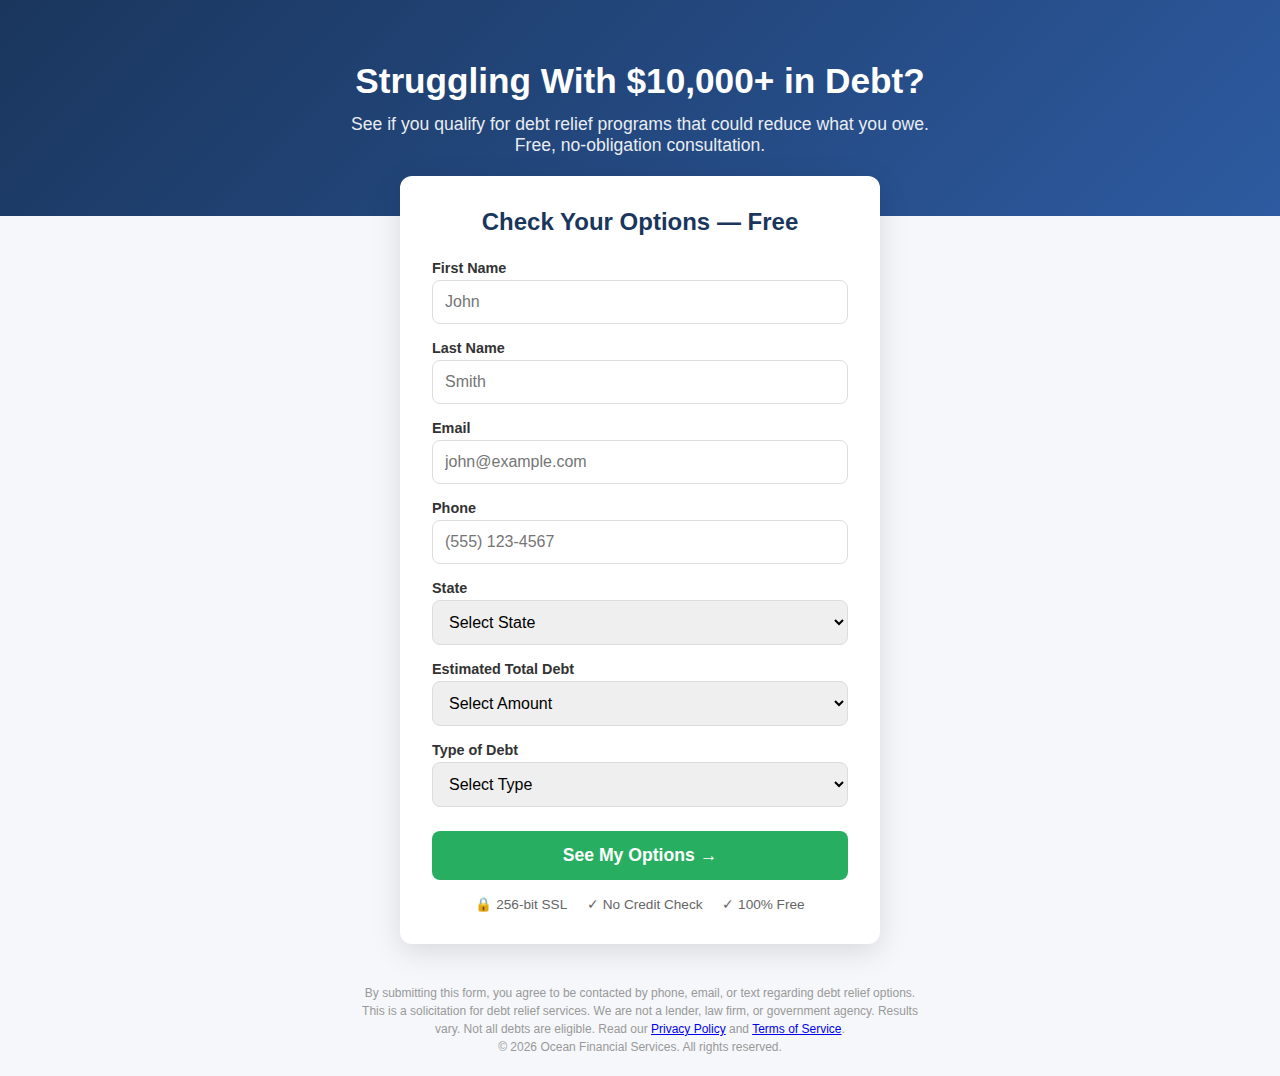
<file: templates/landing-page.html>
<!DOCTYPE html>
<html lang="en">
<head>
    <meta charset="UTF-8">
    <meta name="viewport" content="width=device-width, initial-scale=1.0">
    <title>Get Debt Relief Today — Free Consultation</title>
    <style>
        * { margin: 0; padding: 0; box-sizing: border-box; }
        body { font-family: -apple-system, BlinkMacSystemFont, 'Segoe UI', Roboto, sans-serif; background: #f5f7fa; color: #333; }
        .hero { background: linear-gradient(135deg, #1a365d 0%, #2d5aa0 100%); color: white; padding: 60px 20px; text-align: center; }
        .hero h1 { font-size: 2.2em; margin-bottom: 12px; line-height: 1.2; }
        .hero p { font-size: 1.1em; opacity: 0.9; max-width: 600px; margin: 0 auto; }
        .form-container { max-width: 480px; margin: -40px auto 40px; padding: 32px; background: white; border-radius: 12px; box-shadow: 0 8px 30px rgba(0,0,0,0.12); }
        .form-container h2 { text-align: center; margin-bottom: 24px; color: #1a365d; }
        .field { margin-bottom: 16px; }
        .field label { display: block; font-weight: 600; margin-bottom: 4px; font-size: 0.9em; }
        .field input, .field select { width: 100%; padding: 12px; border: 1px solid #ddd; border-radius: 8px; font-size: 1em; }
        .field input:focus, .field select:focus { border-color: #2d5aa0; outline: none; box-shadow: 0 0 0 3px rgba(45,90,160,0.1); }
        .submit-btn { width: 100%; padding: 14px; background: #27ae60; color: white; border: none; border-radius: 8px; font-size: 1.1em; font-weight: 700; cursor: pointer; margin-top: 8px; }
        .submit-btn:hover { background: #219a52; }
        .trust { text-align: center; margin-top: 16px; font-size: 0.85em; color: #666; }
        .trust span { margin: 0 8px; }
        .disclaimer { max-width: 600px; margin: 20px auto; padding: 0 20px; font-size: 0.75em; color: #999; line-height: 1.5; text-align: center; }
    </style>
</head>
<body>
    <div class="hero">
        <h1>Struggling With $10,000+ in Debt?</h1>
        <p>See if you qualify for debt relief programs that could reduce what you owe. Free, no-obligation consultation.</p>
    </div>

    <div class="form-container">
        <h2>Check Your Options — Free</h2>
        <form id="debtForm" method="POST" action="/api/leads/submit">
            <div class="field">
                <label>First Name</label>
                <input type="text" name="first_name" required placeholder="John">
            </div>
            <div class="field">
                <label>Last Name</label>
                <input type="text" name="last_name" required placeholder="Smith">
            </div>
            <div class="field">
                <label>Email</label>
                <input type="email" name="email" required placeholder="john@example.com">
            </div>
            <div class="field">
                <label>Phone</label>
                <input type="tel" name="phone" required placeholder="(555) 123-4567">
            </div>
            <div class="field">
                <label>State</label>
                <select name="state" required>
                    <option value="">Select State</option>
                    <option value="CA">California</option>
                    <option value="TX">Texas</option>
                    <option value="FL">Florida</option>
                    <option value="NY">New York</option>
                    <!-- Add all 50 states -->
                </select>
            </div>
            <div class="field">
                <label>Estimated Total Debt</label>
                <select name="debt_amount" required>
                    <option value="">Select Amount</option>
                    <option value="10000-15000">$10,000 - $15,000</option>
                    <option value="15000-25000">$15,000 - $25,000</option>
                    <option value="25000-50000">$25,000 - $50,000</option>
                    <option value="50000-75000">$50,000 - $75,000</option>
                    <option value="75000+">$75,000+</option>
                </select>
            </div>
            <div class="field">
                <label>Type of Debt</label>
                <select name="debt_type" required>
                    <option value="">Select Type</option>
                    <option value="credit_card">Credit Card</option>
                    <option value="medical">Medical Bills</option>
                    <option value="personal">Personal Loans</option>
                    <option value="mixed">Multiple Types</option>
                </select>
            </div>
            <button type="submit" class="submit-btn">See My Options →</button>
            <div class="trust">
                <span>🔒 256-bit SSL</span>
                <span>✓ No Credit Check</span>
                <span>✓ 100% Free</span>
            </div>
        </form>
    </div>

    <div class="disclaimer">
        <p>By submitting this form, you agree to be contacted by phone, email, or text regarding debt relief options. 
        This is a solicitation for debt relief services. We are not a lender, law firm, or government agency. 
        Results vary. Not all debts are eligible. Read our <a href="/privacy">Privacy Policy</a> and <a href="/terms">Terms of Service</a>.</p>
        <p>© 2026 Ocean Financial Services. All rights reserved.</p>
    </div>
</body>
</html>
</file>
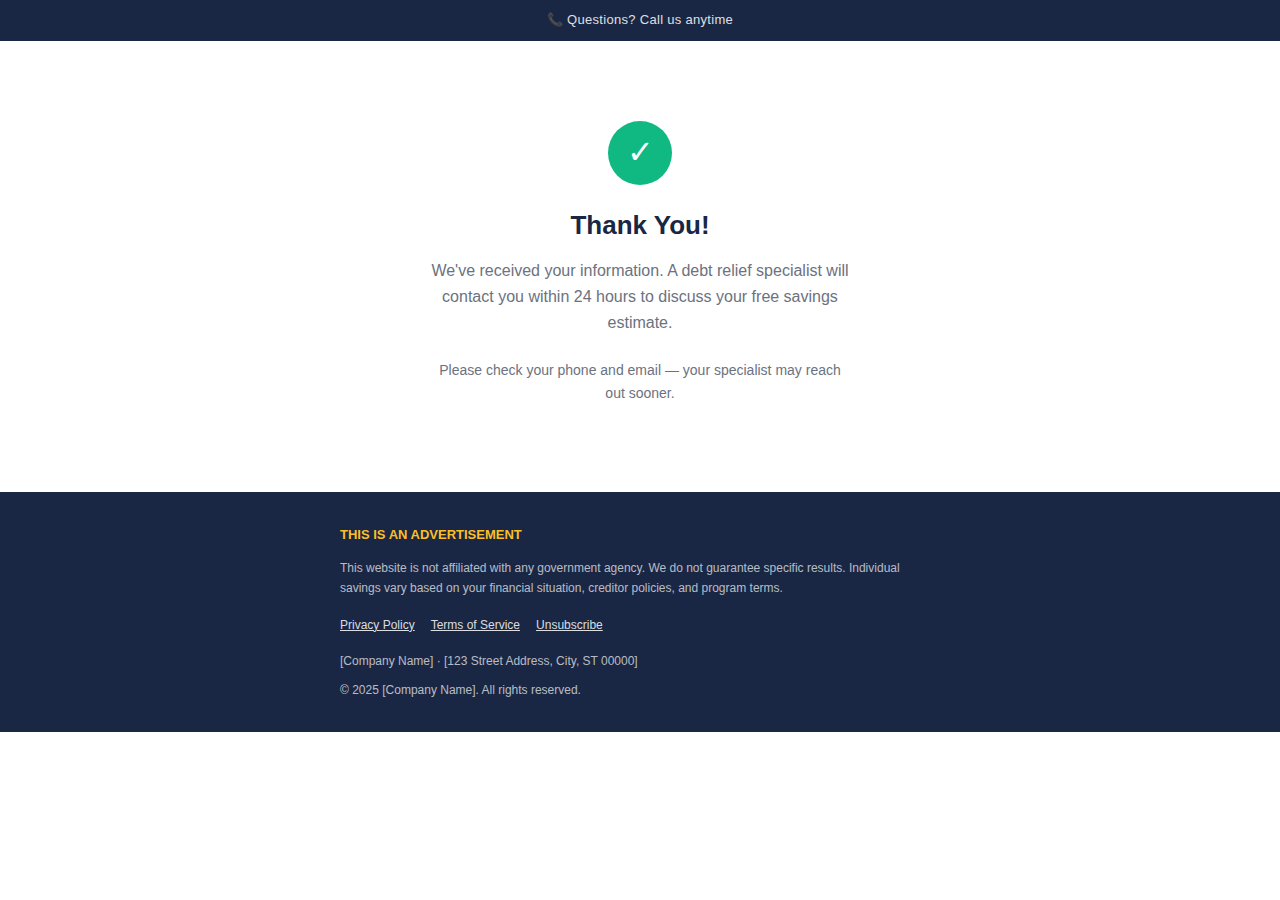
<file: templates/landing-page/thankyou.html>
<!DOCTYPE html>
<html lang="en">
<head>
<meta charset="UTF-8">
<meta name="viewport" content="width=device-width, initial-scale=1.0">
<title>Thank You — We've Received Your Information</title>
<link rel="stylesheet" href="styles.css">
</head>
<body>

<div class="topbar"><span>&#128222; Questions? Call us anytime</span></div>

<section class="thankyou">
  <div class="check">&#10003;</div>
  <h1>Thank You!</h1>
  <p>We've received your information. A debt relief specialist will contact you within 24 hours to discuss your free savings estimate.</p>
  <p style="margin-top:24px;font-size:14px;color:#6b7280;">Please check your phone and email — your specialist may reach out sooner.</p>
</section>

<footer>
  <div class="container">
    <p class="ad-disclosure">THIS IS AN ADVERTISEMENT</p>
    <p class="disclaimer">This website is not affiliated with any government agency. We do not guarantee specific results. Individual savings vary based on your financial situation, creditor policies, and program terms.</p>
    <div class="footer-links">
      <a href="/privacy">Privacy Policy</a>
      <a href="/terms">Terms of Service</a>
      <a href="/unsubscribe">Unsubscribe</a>
    </div>
    <p class="address">[Company Name] · [123 Street Address, City, ST 00000]</p>
    <p>&copy; 2025 [Company Name]. All rights reserved.</p>
  </div>
</footer>

</body>
</html>
</file>
<file: docs/overnight-launch-kit/styles.css>
:root {
  --bg: #0b1220;
  --panel: #111a2c;
  --text: #e9eefc;
  --muted: #a9b9da;
  --accent: #29c2ff;
  --accent2: #5568ff;
}
* { box-sizing: border-box; }
body {
  margin: 0;
  font-family: Inter, system-ui, -apple-system, Segoe UI, Roboto, Arial, sans-serif;
  background: var(--bg);
  color: var(--text);
  line-height: 1.5;
}
.container { width: min(980px, 92%); margin: 0 auto; }
.hero {
  padding: 72px 0 56px;
  background: radial-gradient(circle at 20% 0%, #1a2e57, #0b1220 58%);
}
.eyebrow { color: var(--accent); font-weight: 700; letter-spacing: .06em; font-size: .85rem; }
h1 { font-size: clamp(2rem, 5vw, 3.6rem); margin: .2rem 0 .5rem; }
.sub { color: var(--muted); max-width: 760px; }
.price-box { display: flex; gap: 12px; align-items: baseline; margin: 1.2rem 0; }
.price { font-size: 2.2rem; font-weight: 800; }
.price-note { color: var(--muted); }
.cta-row { display: flex; flex-wrap: wrap; gap: 10px; }
.cta {
  display: inline-block;
  background: linear-gradient(90deg, var(--accent), var(--accent2));
  color: white; border: 0; text-decoration: none;
  padding: .86rem 1.2rem; border-radius: 10px;
  font-weight: 700; cursor: pointer;
}
.cta.ghost {
  background: transparent;
  border: 1px solid #3c5687;
}
.micro { color: var(--muted); font-size: .9rem; margin-top: .8rem; }
.section { padding: 48px 0; }
.alt { background: #0d1729; }
.grid { display: grid; gap: 16px; grid-template-columns: repeat(auto-fit, minmax(230px, 1fr)); }
.two-col { display: grid; grid-template-columns: 1.2fr .8fr; gap: 18px; }
@media (max-width: 780px) { .two-col { grid-template-columns: 1fr; } }
.card, .panel {
  background: var(--panel); border: 1px solid #263757;
  border-radius: 12px; padding: 18px;
}
h2 { margin-top: 0; }
.bullets { margin: 0; padding-left: 1.1rem; color: var(--muted); }
details { background: var(--panel); border: 1px solid #25385b; border-radius: 10px; padding: .9rem 1rem; margin: .65rem 0; }
summary { cursor: pointer; font-weight: 600; }
.cta-block { text-align: center; }
.fallback {
  max-width: 560px;
  margin: 14px auto 0;
  text-align: left;
  background: var(--panel);
  border: 1px solid #2a3f65;
  border-radius: 10px;
  padding: 14px;
}
.fallback input {
  width: 100%;
  margin: 6px 0 10px;
  padding: .72rem;
  border-radius: 8px;
  border: 1px solid #355286;
  background: #0a1427;
  color: var(--text);
}
.legal { max-width: 760px; margin-inline: auto; }
.footer { border-top: 1px solid #25385b; padding: 20px 0 32px; color: var(--muted); }
</file>
<file: storefront/compliance-preflight-pack/styles.css>
:root {
  --bg: #0b1220;
  --bg-soft: #0f1a30;
  --panel: #111a2c;
  --panel-2: #0f1a2d;
  --text: #e9eefc;
  --muted: #a9b9da;
  --accent: #29c2ff;
  --accent2: #5568ff;
  --line: #25385b;
}
* { box-sizing: border-box; }
html { scroll-behavior: smooth; }
body {
  margin: 0;
  font-family: Inter, system-ui, -apple-system, Segoe UI, Roboto, Arial, sans-serif;
  background: var(--bg);
  color: var(--text);
  line-height: 1.6;
}
.container { width: min(1080px, 92%); margin: 0 auto; }
.hero { padding: 64px 0 44px; background: radial-gradient(circle at 20% 0%, #1a2e57, #0b1220 58%); }
.eyebrow { color: var(--accent); font-weight: 700; letter-spacing: .07em; font-size: .8rem; text-transform: uppercase; }
h1 { font-size: clamp(1.9rem, 5vw, 3.3rem); margin: .25rem 0 .6rem; line-height: 1.15; }
h2 { margin-top: 0; font-size: clamp(1.35rem, 3vw, 2rem); line-height: 1.2; }
.sub { color: var(--muted); max-width: 850px; }
.trust-strip { display: flex; flex-wrap: wrap; gap: 8px; margin: 1.05rem 0 .7rem; }
.trust-strip span { background: #0d1f3e; border: 1px solid #27477a; border-radius: 999px; padding: .35rem .68rem; font-size: .82rem; color: #cfe4ff; }
.price-box { display: flex; flex-wrap:wrap; gap: 12px; align-items: baseline; margin: .8rem 0 1rem; }
.price { font-size: 2.2rem; font-weight: 800; line-height: 1; }
.price-note { color: var(--muted); }
.cta-row { display: flex; flex-wrap: wrap; gap: 10px; margin-top: .35rem; }
.cta { display: inline-block; background: linear-gradient(90deg, var(--accent), var(--accent2)); color: white; border: 0; text-decoration: none; padding: .86rem 1.15rem; border-radius: 10px; font-weight: 700; cursor: pointer; text-align: center; }
.cta.ghost { background: transparent; border: 1px solid #3c5687; }
.section { padding: 40px 0; }
.alt { background: var(--bg-soft); }
.grid { display: grid; gap: 14px; grid-template-columns: repeat(auto-fit, minmax(220px, 1fr)); }
.card, .panel { background: var(--panel); border: 1px solid var(--line); border-radius: 12px; padding: 18px; }
.bullets { margin: 0 0 1rem; padding-left: 1.1rem; color: var(--muted); }
.bullets li { margin-bottom: .4rem; }
.two-col { display: grid; grid-template-columns: 1.1fr .9fr; gap: 16px; }
.proof-grid { display:grid; grid-template-columns:repeat(auto-fit,minmax(220px,1fr)); gap:12px; }
.proof-item { background: var(--panel-2); border: 1px solid #2b436c; border-radius: 10px; padding: 14px; }
.proof-label { font-size:.8rem; color:#9fb8e3; text-transform:uppercase; letter-spacing:.05em; }
.proof-item p { margin:.4rem 0 0; }
.cta-block { text-align: center; }
.micro { color: var(--muted); font-size: .9rem; margin-top: .8rem; }
.urgency { color: #ffd58a; }
.fallback { max-width: 560px; margin: 14px auto 0; text-align: left; background: var(--panel); border: 1px solid #2a3f65; border-radius: 10px; padding: 14px; }
.fallback input { width: 100%; margin: 6px 0 10px; padding: .72rem; border-radius: 8px; border: 1px solid #355286; background: #0a1427; color: var(--text); }
details { background: var(--panel); border: 1px solid var(--line); border-radius: 10px; padding: .85rem 1rem; margin: .65rem 0; }
summary { cursor: pointer; font-weight: 600; }
.footer { border-top: 1px solid var(--line); padding: 18px 0 30px; color: var(--muted); }
@media (max-width: 780px) {
  .hero { padding-top: 48px; }
  .two-col { grid-template-columns: 1fr; }
  .cta, .cta.ghost { width: 100%; }
  .price { font-size: 2rem; }
}

.micro a { color: #cfe4ff; }


.lead-form { margin-top: 12px; display: grid; gap: 10px; text-align: left; }
.lead-form label { font-size: .9rem; color: #cfe4ff; }
.lead-form input, .lead-form select, .lead-form textarea {
  width: 100%; padding: .72rem; border-radius: 8px; border: 1px solid #355286; background: #0a1427; color: var(--text);
}
.lead-form textarea { min-height: 92px; resize: vertical; }
.lead-actions { display:flex; flex-wrap:wrap; gap:10px; margin-top:8px; }
.success-box { margin-top: 12px; border:1px solid #2e8b57; background:#0f2a1d; color:#c8f7d8; padding:10px 12px; border-radius:10px; }
</file>
<file: storefront/creative-testing-sprint-kit/styles.css>
:root {
  --bg: #0b1220;
  --bg-soft: #0f1a30;
  --panel: #111a2c;
  --panel-2: #0f1a2d;
  --text: #e9eefc;
  --muted: #a9b9da;
  --accent: #29c2ff;
  --accent2: #5568ff;
  --line: #25385b;
}
* { box-sizing: border-box; }
html { scroll-behavior: smooth; }
body {
  margin: 0;
  font-family: Inter, system-ui, -apple-system, Segoe UI, Roboto, Arial, sans-serif;
  background: var(--bg);
  color: var(--text);
  line-height: 1.6;
}
.container { width: min(1080px, 92%); margin: 0 auto; }
.hero { padding: 64px 0 44px; background: radial-gradient(circle at 20% 0%, #1a2e57, #0b1220 58%); }
.eyebrow { color: var(--accent); font-weight: 700; letter-spacing: .07em; font-size: .8rem; text-transform: uppercase; }
h1 { font-size: clamp(1.9rem, 5vw, 3.3rem); margin: .25rem 0 .6rem; line-height: 1.15; }
h2 { margin-top: 0; font-size: clamp(1.35rem, 3vw, 2rem); line-height: 1.2; }
.sub { color: var(--muted); max-width: 850px; }
.trust-strip { display: flex; flex-wrap: wrap; gap: 8px; margin: 1.05rem 0 .7rem; }
.trust-strip span { background: #0d1f3e; border: 1px solid #27477a; border-radius: 999px; padding: .35rem .68rem; font-size: .82rem; color: #cfe4ff; }
.price-box { display: flex; flex-wrap:wrap; gap: 12px; align-items: baseline; margin: .8rem 0 1rem; }
.price { font-size: 2.2rem; font-weight: 800; line-height: 1; }
.price-note { color: var(--muted); }
.cta-row { display: flex; flex-wrap: wrap; gap: 10px; margin-top: .35rem; }
.cta { display: inline-block; background: linear-gradient(90deg, var(--accent), var(--accent2)); color: white; border: 0; text-decoration: none; padding: .86rem 1.15rem; border-radius: 10px; font-weight: 700; cursor: pointer; text-align: center; }
.cta.ghost { background: transparent; border: 1px solid #3c5687; }
.section { padding: 40px 0; }
.alt { background: var(--bg-soft); }
.grid { display: grid; gap: 14px; grid-template-columns: repeat(auto-fit, minmax(220px, 1fr)); }
.card, .panel { background: var(--panel); border: 1px solid var(--line); border-radius: 12px; padding: 18px; }
.bullets { margin: 0 0 1rem; padding-left: 1.1rem; color: var(--muted); }
.bullets li { margin-bottom: .4rem; }
.two-col { display: grid; grid-template-columns: 1.1fr .9fr; gap: 16px; }
.proof-grid { display:grid; grid-template-columns:repeat(auto-fit,minmax(220px,1fr)); gap:12px; }
.proof-item { background: var(--panel-2); border: 1px solid #2b436c; border-radius: 10px; padding: 14px; }
.proof-label { font-size:.8rem; color:#9fb8e3; text-transform:uppercase; letter-spacing:.05em; }
.proof-item p { margin:.4rem 0 0; }
.cta-block { text-align: center; }
.micro { color: var(--muted); font-size: .9rem; margin-top: .8rem; }
.urgency { color: #ffd58a; }
.fallback { max-width: 560px; margin: 14px auto 0; text-align: left; background: var(--panel); border: 1px solid #2a3f65; border-radius: 10px; padding: 14px; }
.fallback input { width: 100%; margin: 6px 0 10px; padding: .72rem; border-radius: 8px; border: 1px solid #355286; background: #0a1427; color: var(--text); }
details { background: var(--panel); border: 1px solid var(--line); border-radius: 10px; padding: .85rem 1rem; margin: .65rem 0; }
summary { cursor: pointer; font-weight: 600; }
.footer { border-top: 1px solid var(--line); padding: 18px 0 30px; color: var(--muted); }
@media (max-width: 780px) {
  .hero { padding-top: 48px; }
  .two-col { grid-template-columns: 1fr; }
  .cta, .cta.ghost { width: 100%; }
  .price { font-size: 2rem; }
}

.micro a { color: #cfe4ff; }


.lead-form { margin-top: 12px; display: grid; gap: 10px; text-align: left; }
.lead-form label { font-size: .9rem; color: #cfe4ff; }
.lead-form input, .lead-form select, .lead-form textarea {
  width: 100%; padding: .72rem; border-radius: 8px; border: 1px solid #355286; background: #0a1427; color: var(--text);
}
.lead-form textarea { min-height: 92px; resize: vertical; }
.lead-actions { display:flex; flex-wrap:wrap; gap:10px; margin-top:8px; }
.success-box { margin-top: 12px; border:1px solid #2e8b57; background:#0f2a1d; color:#c8f7d8; padding:10px 12px; border-radius:10px; }
</file>
<file: storefront/weekly-client-reporting-kit/styles.css>
:root {
  --bg: #0b1220;
  --bg-soft: #0f1a30;
  --panel: #111a2c;
  --panel-2: #0f1a2d;
  --text: #e9eefc;
  --muted: #a9b9da;
  --accent: #29c2ff;
  --accent2: #5568ff;
  --line: #25385b;
}
* { box-sizing: border-box; }
html { scroll-behavior: smooth; }
body {
  margin: 0;
  font-family: Inter, system-ui, -apple-system, Segoe UI, Roboto, Arial, sans-serif;
  background: var(--bg);
  color: var(--text);
  line-height: 1.6;
}
.container { width: min(1080px, 92%); margin: 0 auto; }
.hero { padding: 64px 0 44px; background: radial-gradient(circle at 20% 0%, #1a2e57, #0b1220 58%); }
.eyebrow { color: var(--accent); font-weight: 700; letter-spacing: .07em; font-size: .8rem; text-transform: uppercase; }
h1 { font-size: clamp(1.9rem, 5vw, 3.3rem); margin: .25rem 0 .6rem; line-height: 1.15; }
h2 { margin-top: 0; font-size: clamp(1.35rem, 3vw, 2rem); line-height: 1.2; }
.sub { color: var(--muted); max-width: 850px; }
.trust-strip { display: flex; flex-wrap: wrap; gap: 8px; margin: 1.05rem 0 .7rem; }
.trust-strip span { background: #0d1f3e; border: 1px solid #27477a; border-radius: 999px; padding: .35rem .68rem; font-size: .82rem; color: #cfe4ff; }
.price-box { display: flex; flex-wrap:wrap; gap: 12px; align-items: baseline; margin: .8rem 0 1rem; }
.price { font-size: 2.2rem; font-weight: 800; line-height: 1; }
.price-note { color: var(--muted); }
.cta-row { display: flex; flex-wrap: wrap; gap: 10px; margin-top: .35rem; }
.cta { display: inline-block; background: linear-gradient(90deg, var(--accent), var(--accent2)); color: white; border: 0; text-decoration: none; padding: .86rem 1.15rem; border-radius: 10px; font-weight: 700; cursor: pointer; text-align: center; }
.cta.ghost { background: transparent; border: 1px solid #3c5687; }
.section { padding: 40px 0; }
.alt { background: var(--bg-soft); }
.grid { display: grid; gap: 14px; grid-template-columns: repeat(auto-fit, minmax(220px, 1fr)); }
.card, .panel { background: var(--panel); border: 1px solid var(--line); border-radius: 12px; padding: 18px; }
.bullets { margin: 0 0 1rem; padding-left: 1.1rem; color: var(--muted); }
.bullets li { margin-bottom: .4rem; }
.two-col { display: grid; grid-template-columns: 1.1fr .9fr; gap: 16px; }
.proof-grid { display:grid; grid-template-columns:repeat(auto-fit,minmax(220px,1fr)); gap:12px; }
.proof-item { background: var(--panel-2); border: 1px solid #2b436c; border-radius: 10px; padding: 14px; }
.proof-label { font-size:.8rem; color:#9fb8e3; text-transform:uppercase; letter-spacing:.05em; }
.proof-item p { margin:.4rem 0 0; }
.cta-block { text-align: center; }
.micro { color: var(--muted); font-size: .9rem; margin-top: .8rem; }
.urgency { color: #ffd58a; }
.fallback { max-width: 560px; margin: 14px auto 0; text-align: left; background: var(--panel); border: 1px solid #2a3f65; border-radius: 10px; padding: 14px; }
.fallback input { width: 100%; margin: 6px 0 10px; padding: .72rem; border-radius: 8px; border: 1px solid #355286; background: #0a1427; color: var(--text); }
details { background: var(--panel); border: 1px solid var(--line); border-radius: 10px; padding: .85rem 1rem; margin: .65rem 0; }
summary { cursor: pointer; font-weight: 600; }
.footer { border-top: 1px solid var(--line); padding: 18px 0 30px; color: var(--muted); }
@media (max-width: 780px) {
  .hero { padding-top: 48px; }
  .two-col { grid-template-columns: 1fr; }
  .cta, .cta.ghost { width: 100%; }
  .price { font-size: 2rem; }
}

.micro a { color: #cfe4ff; }


.lead-form { margin-top: 12px; display: grid; gap: 10px; text-align: left; }
.lead-form label { font-size: .9rem; color: #cfe4ff; }
.lead-form input, .lead-form select, .lead-form textarea {
  width: 100%; padding: .72rem; border-radius: 8px; border: 1px solid #355286; background: #0a1427; color: var(--text);
}
.lead-form textarea { min-height: 92px; resize: vertical; }
.lead-actions { display:flex; flex-wrap:wrap; gap:10px; margin-top:8px; }
.success-box { margin-top: 12px; border:1px solid #2e8b57; background:#0f2a1d; color:#c8f7d8; padding:10px 12px; border-radius:10px; }
</file>
<file: templates/landing-page/styles.css>
*,*::before,*::after{box-sizing:border-box;margin:0;padding:0}
:root{--navy:#1a2744;--blue:#2563eb;--blue-dark:#1d4ed8;--blue-light:#eff6ff;--gray:#6b7280;--gray-light:#f3f4f6;--white:#fff;--text:#1f2937;--radius:8px}
body{font-family:-apple-system,BlinkMacSystemFont,"Segoe UI",Roboto,sans-serif;color:var(--text);background:var(--white);line-height:1.6;-webkit-font-smoothing:antialiased}
.container{max-width:640px;margin:0 auto;padding:0 20px}

/* NAV */
.topbar{background:var(--navy);color:var(--white);text-align:center;padding:10px 0;font-size:13px;letter-spacing:.3px}
.topbar span{opacity:.85}

/* HERO */
.hero{background:linear-gradient(135deg,var(--navy) 0%,#1e3a5f 100%);color:var(--white);text-align:center;padding:48px 20px 40px}
.hero h1{font-size:28px;line-height:1.3;margin-bottom:12px;font-weight:700}
.hero p{font-size:17px;opacity:.9;max-width:480px;margin:0 auto}

/* TRUST BAR */
.trust-bar{display:flex;justify-content:center;gap:32px;padding:20px 10px;background:var(--blue-light);flex-wrap:wrap}
.trust-item{display:flex;align-items:center;gap:6px;font-size:14px;font-weight:600;color:var(--navy)}
.trust-icon{width:22px;height:22px;display:flex;align-items:center;justify-content:center;font-size:16px}

/* FORM CARD */
.form-card{background:var(--white);border-radius:var(--radius);box-shadow:0 4px 24px rgba(0,0,0,.1);margin:-24px 20px 32px;padding:28px 24px;position:relative;z-index:1}
.step-indicators{display:flex;justify-content:center;gap:8px;margin-bottom:24px}
.step-dot{width:10px;height:10px;border-radius:50%;background:#d1d5db;transition:background .2s}
.step-dot.active{background:var(--blue)}
.step-dot.done{background:#10b981}
.form-step{display:none}
.form-step.active{display:block}
.form-step h2{font-size:20px;margin-bottom:16px;text-align:center;color:var(--navy)}
label{display:block;font-size:14px;font-weight:600;margin-bottom:6px;color:var(--navy)}
select,input[type="text"],input[type="tel"],input[type="email"]{width:100%;padding:14px 12px;border:1.5px solid #d1d5db;border-radius:var(--radius);font-size:16px;appearance:none;-webkit-appearance:none;background:var(--white);transition:border-color .15s}
select{background-image:url("data:image/svg+xml,%3Csvg xmlns='http://www.w3.org/2000/svg' width='12' height='8'%3E%3Cpath d='M1 1l5 5 5-5' stroke='%236b7280' stroke-width='2' fill='none'/%3E%3C/svg%3E");background-repeat:no-repeat;background-position:right 14px center}
select:focus,input:focus{outline:none;border-color:var(--blue);box-shadow:0 0 0 3px rgba(37,99,235,.15)}
.field-group{margin-bottom:16px}
.row{display:grid;grid-template-columns:1fr 1fr;gap:12px}
.btn{display:block;width:100%;padding:16px;border:none;border-radius:var(--radius);font-size:17px;font-weight:700;cursor:pointer;transition:background .15s}
.btn-primary{background:var(--blue);color:var(--white)}
.btn-primary:hover{background:var(--blue-dark)}
.btn-secondary{background:var(--gray-light);color:var(--text);margin-top:8px;font-size:15px}
.btn-secondary:hover{background:#e5e7eb}
.btn-row{display:flex;gap:10px;margin-top:8px}
.btn-row .btn{flex:1}

/* TCPA */
.tcpa{font-size:11px;color:var(--gray);line-height:1.5;margin:14px 0 6px;text-align:left}
.tcpa a{color:var(--blue)}

/* TESTIMONIALS */
.testimonials{padding:40px 20px;background:var(--gray-light)}
.testimonials h3{text-align:center;font-size:20px;margin-bottom:24px;color:var(--navy)}
.testimonial{background:var(--white);border-radius:var(--radius);padding:20px;margin-bottom:16px;box-shadow:0 1px 4px rgba(0,0,0,.06)}
.testimonial p{font-style:italic;margin-bottom:8px;font-size:15px}
.testimonial .author{font-weight:600;font-size:13px;color:var(--gray)}
.stars{color:#f59e0b;margin-bottom:6px;font-size:14px}

/* FOOTER */
footer{background:var(--navy);color:rgba(255,255,255,.7);padding:32px 20px;font-size:12px;line-height:1.7}
footer .container{max-width:640px}
footer a{color:rgba(255,255,255,.85);text-decoration:underline}
footer .ad-disclosure{color:#fbbf24;font-weight:700;margin-bottom:12px;font-size:13px}
footer .disclaimer{margin-bottom:16px}
footer .footer-links{display:flex;gap:16px;flex-wrap:wrap;margin-bottom:16px}
footer .address{margin-bottom:8px}

/* THANK YOU */
.thankyou{text-align:center;padding:80px 20px}
.thankyou .check{width:64px;height:64px;background:#10b981;color:#fff;border-radius:50%;display:inline-flex;align-items:center;justify-content:center;font-size:32px;margin-bottom:20px}
.thankyou h1{font-size:26px;color:var(--navy);margin-bottom:12px}
.thankyou p{color:var(--gray);font-size:16px;max-width:420px;margin:0 auto 8px}

@media(max-width:480px){
  .hero h1{font-size:24px}
  .trust-bar{gap:16px}
  .row{grid-template-columns:1fr}
  .form-card{margin-left:12px;margin-right:12px;padding:24px 16px}
}
</file>
